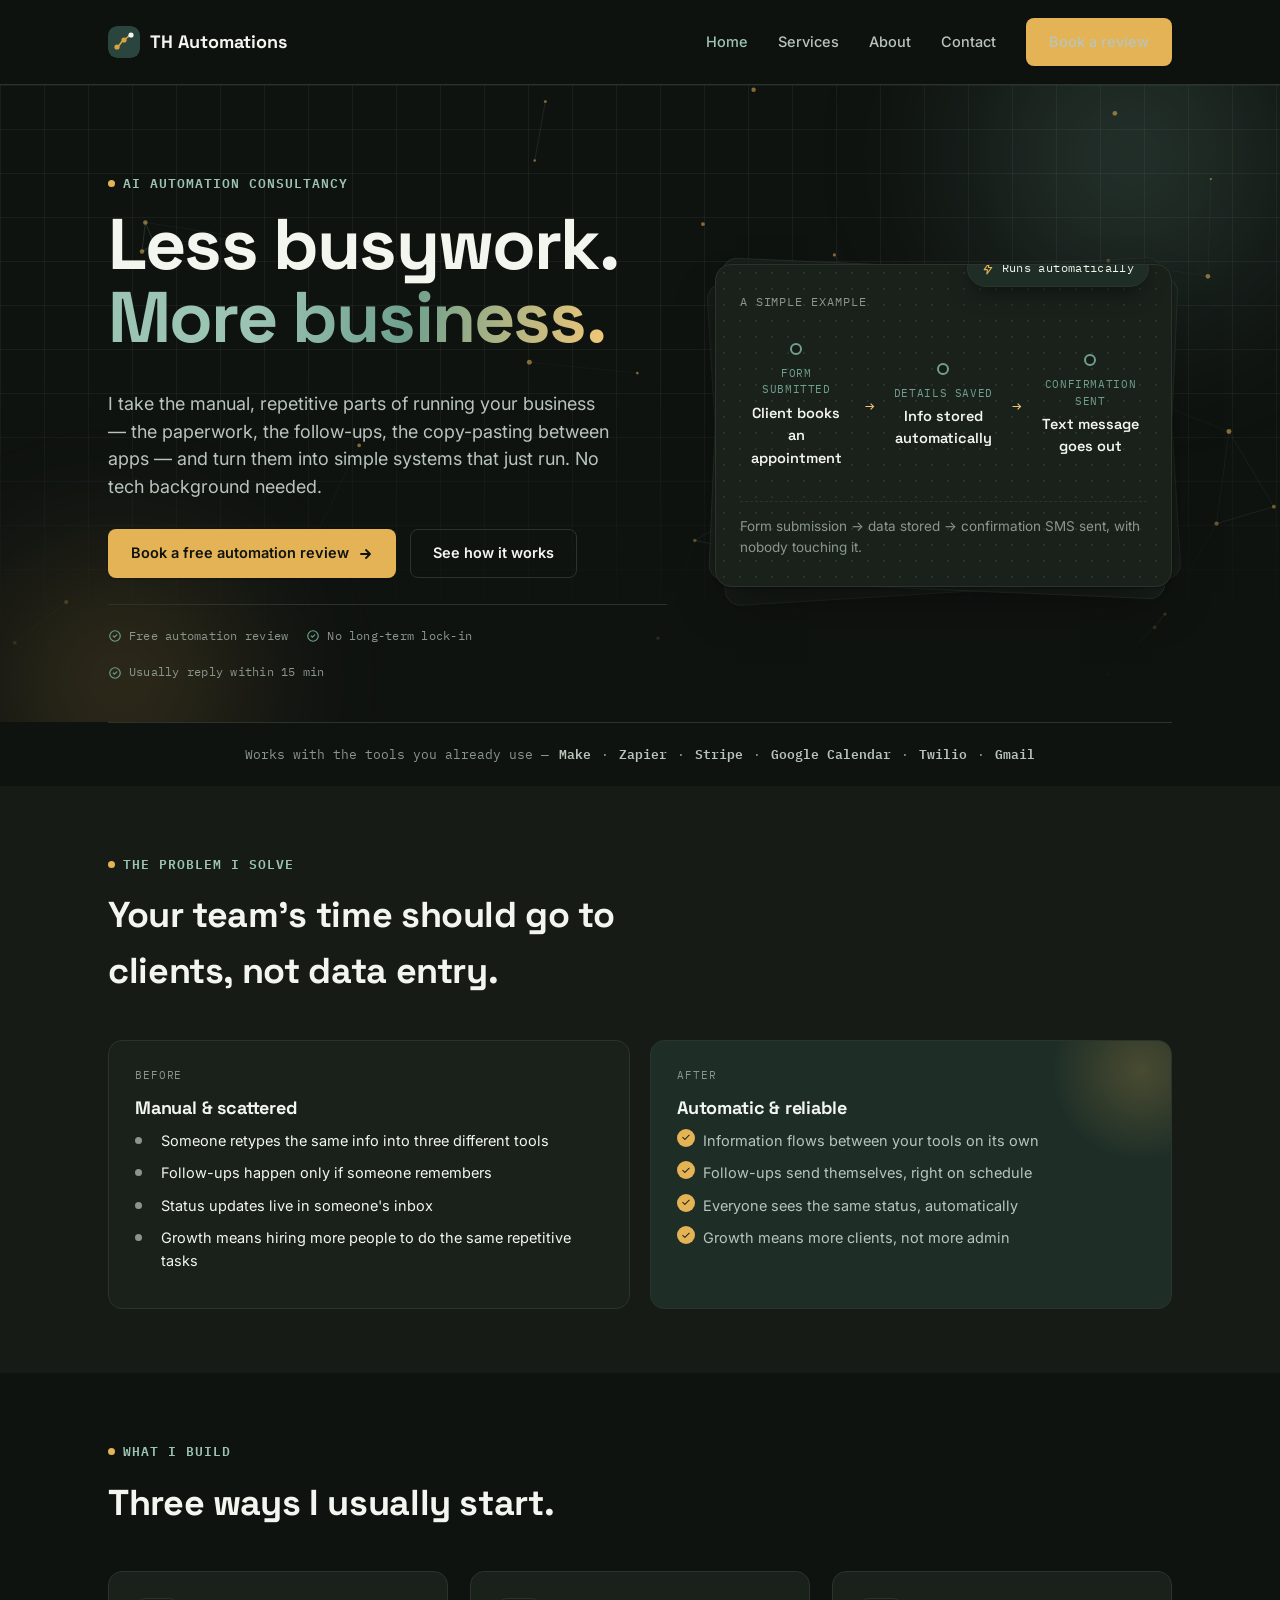
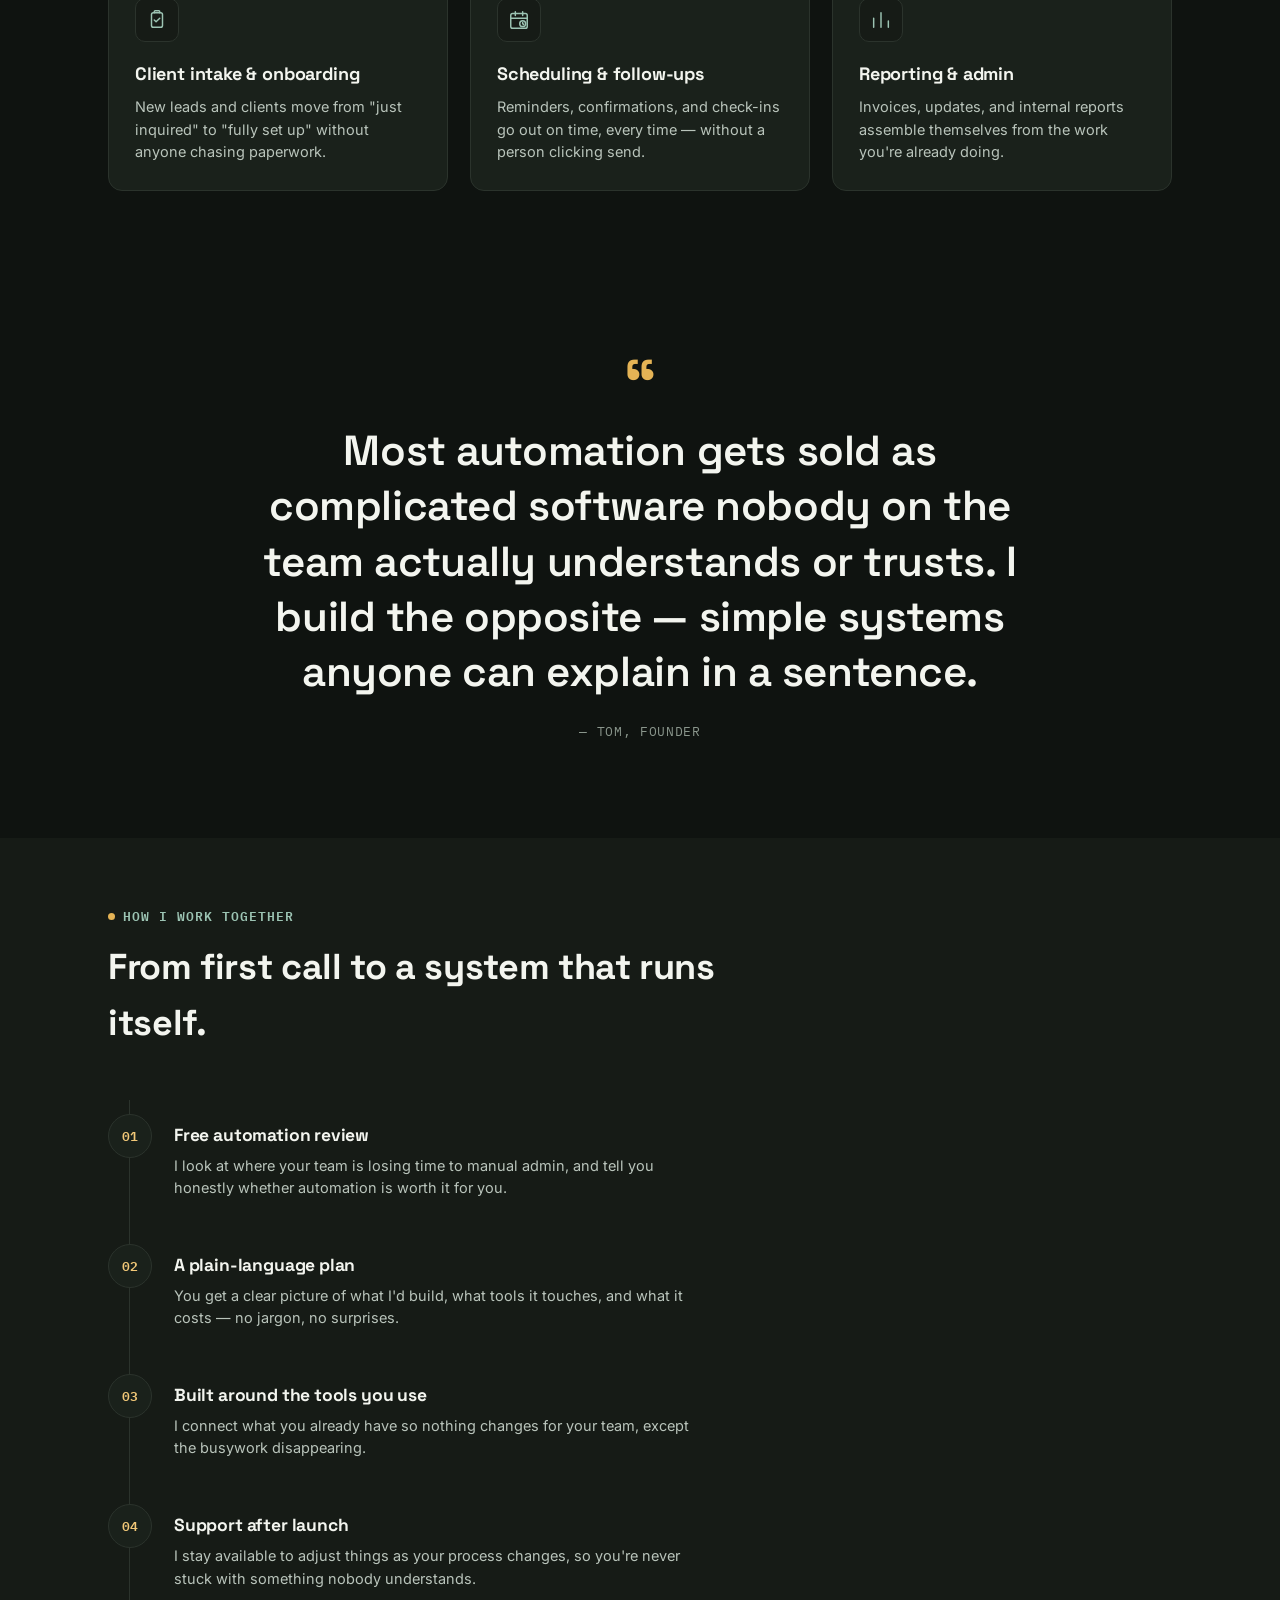
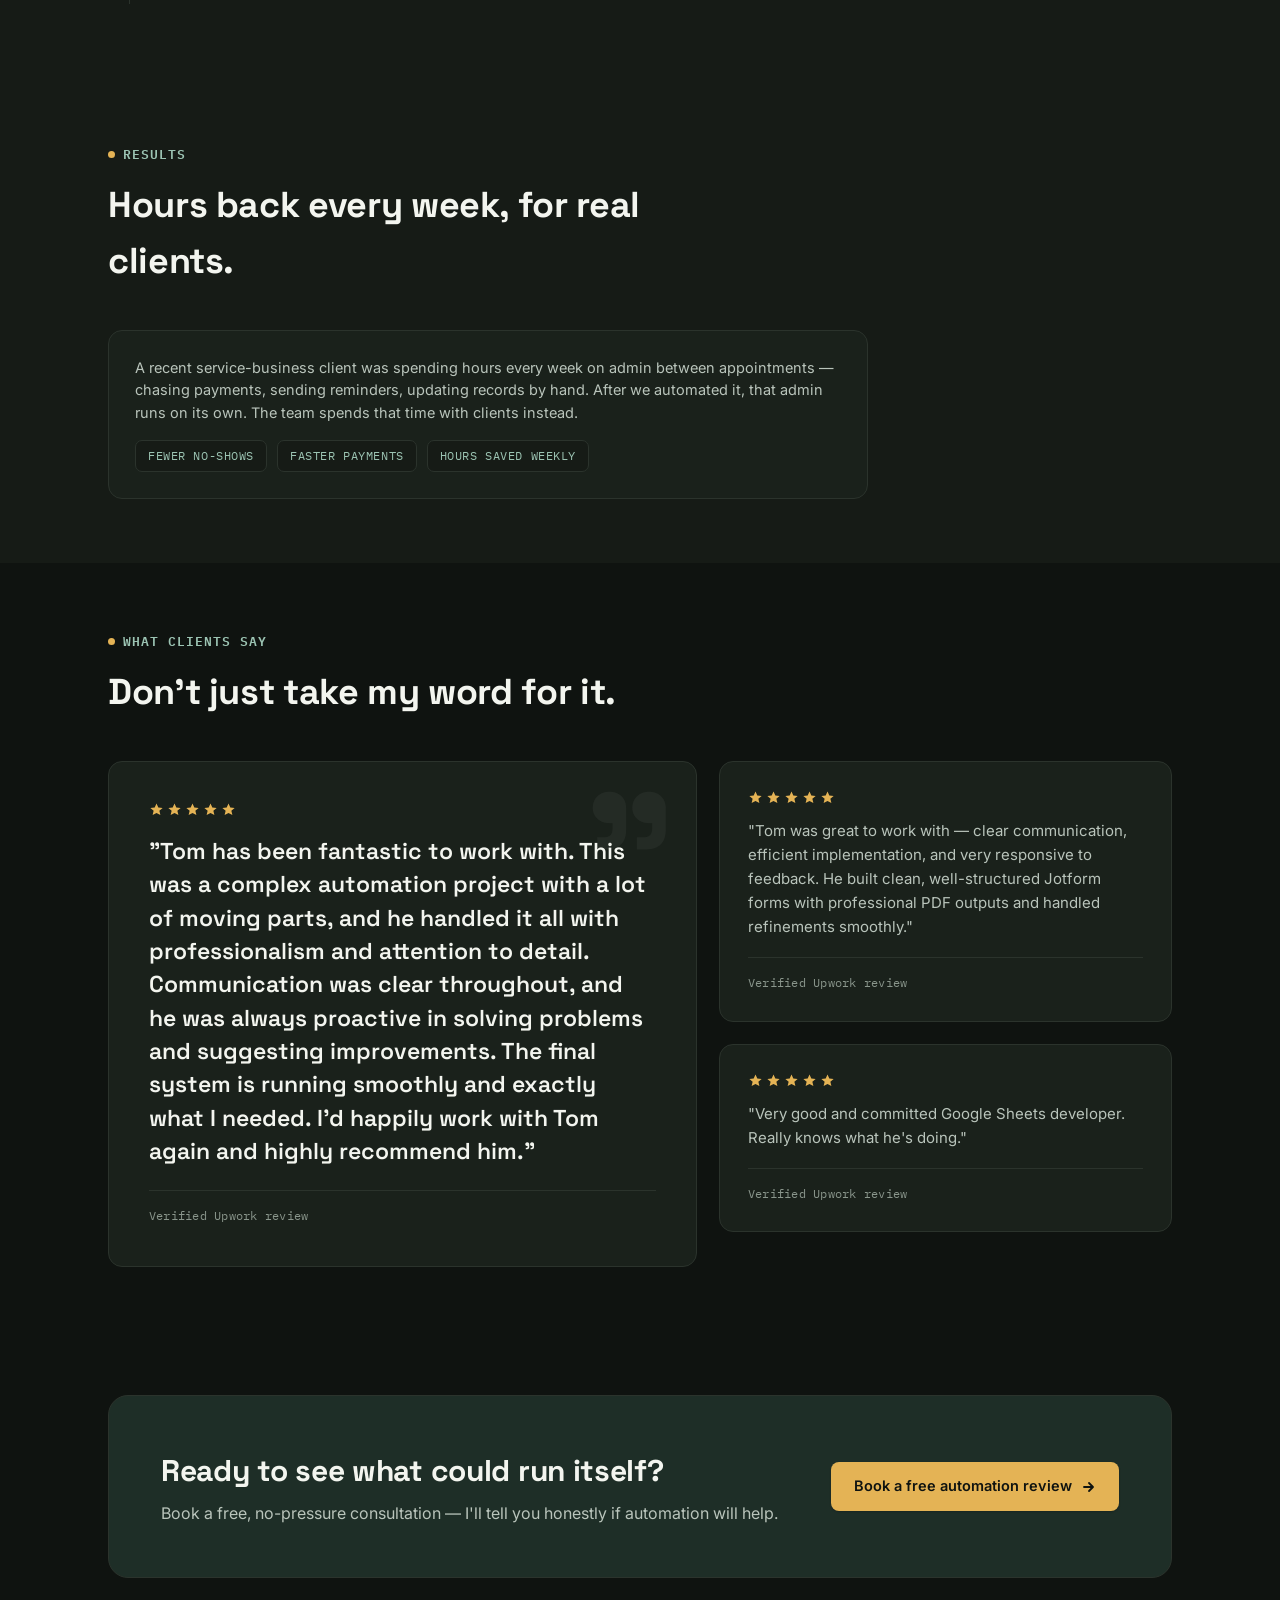
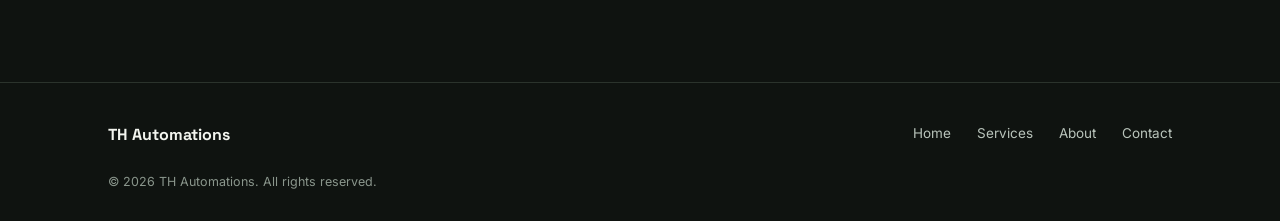
<file: index.html>
<!doctype html>
<html lang="en">
<head>
<script>document.documentElement.classList.add('js')</script>
<meta charset="UTF-8">
<meta name="viewport" content="width=device-width, initial-scale=1.0">
<title>TH Automations — AI Automation for Service Businesses</title>
<meta name="description" content="TH Automations helps service businesses replace manual admin with simple, reliable automated systems. Book a free automation review.">
<link rel="icon" href="favicon.svg" type="image/svg+xml">
<meta name="theme-color" content="#0F1310">
<link rel="apple-touch-icon" href="apple-touch-icon.png">
<meta property="og:type" content="website">
<meta property="og:site_name" content="TH Automations">
<meta property="og:title" content="TH Automations — Less busywork. More business.">
<meta property="og:description" content="Simple automated systems for service businesses — no tech background needed. Book a free automation review.">
<meta property="og:image" content="og-image.png">
<meta name="twitter:card" content="summary_large_image">
<meta name="twitter:title" content="TH Automations — Less busywork. More business.">
<meta name="twitter:description" content="Simple automated systems for service businesses — no tech background needed.">
<meta name="twitter:image" content="og-image.png">
<link rel="preconnect" href="https://fonts.googleapis.com">
<link rel="preconnect" href="https://fonts.gstatic.com" crossorigin>
<link rel="stylesheet" href="https://fonts.googleapis.com/css2?family=Space+Grotesk:wght@500;600;700&family=Inter:wght@400;500;600;700&family=IBM+Plex+Mono:wght@500;600&display=swap">
<link rel="stylesheet" href="style.css">
</head>
<body>

<header class="site">
  <div class="nav">
    <a href="index.html" class="brand">
      <svg class="brand-mark" viewBox="0 0 32 32" aria-hidden="true">
        <rect width="32" height="32" rx="9" fill="#2A453D"/>
        <path d="M11 19.5L14 15.5M18 12.5L21 10" stroke="#D9A441" stroke-width="1.6" stroke-linecap="round"/>
        <circle cx="9" cy="21" r="2.6" fill="#D9A441"/>
        <circle cx="16" cy="14" r="2.6" fill="#D9A441"/>
        <circle cx="23" cy="9" r="2.6" fill="#F5F6F1"/>
      </svg>
      TH Automations
    </a>
    <nav class="navlinks" id="navlinks">
      <a href="index.html" class="active">Home</a>
      <a href="services.html">Services</a>
      <a href="about.html">About</a>
      <a href="contact.html">Contact</a>
      <a href="contact.html" class="btn btn-gold">Book a review</a>
    </nav>
    <button class="mobile-toggle" aria-label="Open menu" aria-expanded="false">☰</button>
  </div>
</header>

<main>
  <section class="hero">
    <div class="hero-texture" aria-hidden="true"></div>
    <canvas class="hero-canvas" aria-hidden="true"></canvas>
    <div class="wrap hero-grid">
      <div>
        <span class="eyebrow">AI Automation Consultancy</span>
        <h1>Less busywork. <em>More business.</em></h1>
        <p class="hero-sub">I take the manual, repetitive parts of running your business — the paperwork, the follow-ups, the copy-pasting between apps — and turn them into simple systems that just run. No tech background needed.</p>
        <div class="hero-actions">
          <a href="contact.html" class="btn btn-gold">Book a free automation review <svg class="arrow" viewBox="0 0 16 16" width="16" height="16" fill="none" stroke="currentColor" stroke-width="1.8" stroke-linecap="round" stroke-linejoin="round"><path d="M4 8h8M9 4l4 4-4 4"/></svg></a>
          <a href="#how" class="btn btn-ghost">See how it works</a>
        </div>
        <div class="trust-row">
          <span><svg viewBox="0 0 24 24" fill="none" stroke="currentColor" stroke-width="2" stroke-linecap="round" stroke-linejoin="round"><path d="M9 12l2 2 4-4"/><circle cx="12" cy="12" r="9"/></svg> Free automation review</span>
          <span><svg viewBox="0 0 24 24" fill="none" stroke="currentColor" stroke-width="2" stroke-linecap="round" stroke-linejoin="round"><path d="M9 12l2 2 4-4"/><circle cx="12" cy="12" r="9"/></svg> No long-term lock-in</span>
          <span><svg viewBox="0 0 24 24" fill="none" stroke="currentColor" stroke-width="2" stroke-linecap="round" stroke-linejoin="round"><path d="M9 12l2 2 4-4"/><circle cx="12" cy="12" r="9"/></svg> Usually reply within 15 min</span>
        </div>
      </div>
      <div class="flow-stack">
        <div class="flow" aria-hidden="false">
          <div class="flow-badge"><svg viewBox="0 0 24 24" fill="none" stroke="currentColor" stroke-width="2" stroke-linecap="round" stroke-linejoin="round"><path d="M13 2L4 14h6l-1 8 9-12h-6l1-8z"/></svg> Runs automatically</div>
          <div class="flow-title">A simple example</div>
          <div class="flow-row">
            <div class="flow-node"><div class="dot"></div><div class="tag">FORM SUBMITTED</div><div class="name">Client books<br>an appointment</div></div>
            <div class="flow-arrow">→</div>
            <div class="flow-node"><div class="dot"></div><div class="tag">DETAILS SAVED</div><div class="name">Info stored<br>automatically</div></div>
            <div class="flow-arrow">→</div>
            <div class="flow-node"><div class="dot"></div><div class="tag">CONFIRMATION SENT</div><div class="name">Text message<br>goes out</div></div>
          </div>
          <div class="flow-note">Form submission → data stored → confirmation SMS sent, with nobody touching it.</div>
        </div>
      </div>
    </div>
  </section>

  <div class="wrap">
    <div class="tool-strip">Works with the tools you already use — <strong>Make</strong> · <strong>Zapier</strong> · <strong>Stripe</strong> · <strong>Google Calendar</strong> · <strong>Twilio</strong> · <strong>Gmail</strong></div>
  </div>

  <section class="bg-alt">
    <div class="wrap">
      <div class="section-head reveal">
        <span class="eyebrow">The problem I solve</span>
        <h2>Your team's time should go to clients, not data entry.</h2>
      </div>
      <div class="contrast">
        <div class="card before reveal">
          <span class="label">Before</span>
          <h3>Manual & scattered</h3>
          <ul>
            <li>Someone retypes the same info into three different tools</li>
            <li>Follow-ups happen only if someone remembers</li>
            <li>Status updates live in someone's inbox</li>
            <li>Growth means hiring more people to do the same repetitive tasks</li>
          </ul>
        </div>
        <div class="card after reveal">
          <span class="label">After</span>
          <h3>Automatic & reliable</h3>
          <ul>
            <li>Information flows between your tools on its own</li>
            <li>Follow-ups send themselves, right on schedule</li>
            <li>Everyone sees the same status, automatically</li>
            <li>Growth means more clients, not more admin</li>
          </ul>
        </div>
      </div>
    </div>
  </section>

  <section>
    <div class="wrap">
      <div class="section-head reveal">
        <span class="eyebrow">What I build</span>
        <h2>Three ways I usually start.</h2>
      </div>
      <div class="grid3">
        <div class="card reveal">
          <div class="icon"><svg viewBox="0 0 24 24" fill="none" stroke="currentColor" stroke-width="1.6" stroke-linecap="round" stroke-linejoin="round"><rect x="6" y="4" width="12" height="16" rx="2"/><path d="M9 4V3a1 1 0 0 1 1-1h4a1 1 0 0 1 1 1v1"/><path d="M9 12l2 2 4-4"/></svg></div>
          <h3>Client intake & onboarding</h3>
          <p>New leads and clients move from "just inquired" to "fully set up" without anyone chasing paperwork.</p>
        </div>
        <div class="card reveal">
          <div class="icon"><svg viewBox="0 0 24 24" fill="none" stroke="currentColor" stroke-width="1.6" stroke-linecap="round" stroke-linejoin="round"><rect x="3" y="5" width="18" height="16" rx="2"/><path d="M3 10h18"/><path d="M8 3v4M16 3v4"/><circle cx="16" cy="16" r="3.2"/><path d="M16 14.6V16l1 .8"/></svg></div>
          <h3>Scheduling & follow-ups</h3>
          <p>Reminders, confirmations, and check-ins go out on time, every time — without a person clicking send.</p>
        </div>
        <div class="card reveal">
          <div class="icon"><svg viewBox="0 0 24 24" fill="none" stroke="currentColor" stroke-width="1.6" stroke-linecap="round" stroke-linejoin="round"><path d="M4 20V10M12 20V4M20 20v-7"/></svg></div>
          <h3>Reporting & admin</h3>
          <p>Invoices, updates, and internal reports assemble themselves from the work you're already doing.</p>
        </div>
      </div>
    </div>
  </section>

  <section class="statement reveal">
    <div class="wrap">
      <blockquote>
        Most automation gets sold as complicated software nobody on the team actually understands or trusts. I build the opposite — simple systems anyone can explain in a sentence.
      </blockquote>
      <cite>— Tom, founder</cite>
    </div>
  </section>

  <section class="bg-alt" id="how">
    <div class="wrap">
      <div class="section-head reveal">
        <span class="eyebrow">How I work together</span>
        <h2>From first call to a system that runs itself.</h2>
      </div>
      <div class="steps">
        <div class="step reveal">
          <div class="num">01</div>
          <div>
            <h3>Free automation review</h3>
            <p>I look at where your team is losing time to manual admin, and tell you honestly whether automation is worth it for you.</p>
          </div>
        </div>
        <div class="step reveal">
          <div class="num">02</div>
          <div>
            <h3>A plain-language plan</h3>
            <p>You get a clear picture of what I'd build, what tools it touches, and what it costs — no jargon, no surprises.</p>
          </div>
        </div>
        <div class="step reveal">
          <div class="num">03</div>
          <div>
            <h3>Built around the tools you use</h3>
            <p>I connect what you already have so nothing changes for your team, except the busywork disappearing.</p>
          </div>
        </div>
        <div class="step reveal">
          <div class="num">04</div>
          <div>
            <h3>Support after launch</h3>
            <p>I stay available to adjust things as your process changes, so you're never stuck with something nobody understands.</p>
          </div>
        </div>
      </div>
    </div>
  </section>

  <section class="bg-alt">
    <div class="wrap">
      <div class="section-head reveal">
        <span class="eyebrow">Results</span>
        <h2>Hours back every week, for real clients.</h2>
      </div>
      <div class="card reveal" style="max-width:760px;">
        <p style="margin-bottom:16px;">A recent service-business client was spending hours every week on admin between appointments — chasing payments, sending reminders, updating records by hand. After we automated it, that admin runs on its own. The team spends that time with clients instead.</p>
        <div style="display:flex; gap:10px; flex-wrap:wrap;">
          <span class="pill">Fewer no-shows</span>
          <span class="pill">Faster payments</span>
          <span class="pill">Hours saved weekly</span>
        </div>
      </div>
    </div>
  </section>

  <section>
    <div class="wrap">
      <div class="section-head reveal">
        <span class="eyebrow">What clients say</span>
        <h2>Don't just take my word for it.</h2>
      </div>
      <div class="testimonials-grid">
        <div class="testimonial testimonial-featured reveal">
          <div class="stars">
            <svg viewBox="0 0 24 24" fill="currentColor"><path d="M12 2.5l2.9 6.4 6.9.6-5.2 4.6 1.6 6.8L12 17.6 5.8 20.9l1.6-6.8-5.2-4.6 6.9-.6L12 2.5z"/></svg>
            <svg viewBox="0 0 24 24" fill="currentColor"><path d="M12 2.5l2.9 6.4 6.9.6-5.2 4.6 1.6 6.8L12 17.6 5.8 20.9l1.6-6.8-5.2-4.6 6.9-.6L12 2.5z"/></svg>
            <svg viewBox="0 0 24 24" fill="currentColor"><path d="M12 2.5l2.9 6.4 6.9.6-5.2 4.6 1.6 6.8L12 17.6 5.8 20.9l1.6-6.8-5.2-4.6 6.9-.6L12 2.5z"/></svg>
            <svg viewBox="0 0 24 24" fill="currentColor"><path d="M12 2.5l2.9 6.4 6.9.6-5.2 4.6 1.6 6.8L12 17.6 5.8 20.9l1.6-6.8-5.2-4.6 6.9-.6L12 2.5z"/></svg>
            <svg viewBox="0 0 24 24" fill="currentColor"><path d="M12 2.5l2.9 6.4 6.9.6-5.2 4.6 1.6 6.8L12 17.6 5.8 20.9l1.6-6.8-5.2-4.6 6.9-.6L12 2.5z"/></svg>
          </div>
          <blockquote>"Tom has been fantastic to work with. This was a complex automation project with a lot of moving parts, and he handled it all with professionalism and attention to detail. Communication was clear throughout, and he was always proactive in solving problems and suggesting improvements. The final system is running smoothly and exactly what I needed. I'd happily work with Tom again and highly recommend him."</blockquote>
          <div class="testimonial-attr">
            <span>Verified Upwork review</span>
          </div>
        </div>
        <div class="testimonials-side">
          <div class="testimonial reveal">
            <div class="stars">
              <svg viewBox="0 0 24 24" fill="currentColor"><path d="M12 2.5l2.9 6.4 6.9.6-5.2 4.6 1.6 6.8L12 17.6 5.8 20.9l1.6-6.8-5.2-4.6 6.9-.6L12 2.5z"/></svg>
              <svg viewBox="0 0 24 24" fill="currentColor"><path d="M12 2.5l2.9 6.4 6.9.6-5.2 4.6 1.6 6.8L12 17.6 5.8 20.9l1.6-6.8-5.2-4.6 6.9-.6L12 2.5z"/></svg>
              <svg viewBox="0 0 24 24" fill="currentColor"><path d="M12 2.5l2.9 6.4 6.9.6-5.2 4.6 1.6 6.8L12 17.6 5.8 20.9l1.6-6.8-5.2-4.6 6.9-.6L12 2.5z"/></svg>
              <svg viewBox="0 0 24 24" fill="currentColor"><path d="M12 2.5l2.9 6.4 6.9.6-5.2 4.6 1.6 6.8L12 17.6 5.8 20.9l1.6-6.8-5.2-4.6 6.9-.6L12 2.5z"/></svg>
              <svg viewBox="0 0 24 24" fill="currentColor"><path d="M12 2.5l2.9 6.4 6.9.6-5.2 4.6 1.6 6.8L12 17.6 5.8 20.9l1.6-6.8-5.2-4.6 6.9-.6L12 2.5z"/></svg>
            </div>
            <blockquote>"Tom was great to work with — clear communication, efficient implementation, and very responsive to feedback. He built clean, well-structured Jotform forms with professional PDF outputs and handled refinements smoothly."</blockquote>
            <div class="testimonial-attr">
              <span>Verified Upwork review</span>
            </div>
          </div>
          <div class="testimonial reveal">
            <div class="stars">
              <svg viewBox="0 0 24 24" fill="currentColor"><path d="M12 2.5l2.9 6.4 6.9.6-5.2 4.6 1.6 6.8L12 17.6 5.8 20.9l1.6-6.8-5.2-4.6 6.9-.6L12 2.5z"/></svg>
              <svg viewBox="0 0 24 24" fill="currentColor"><path d="M12 2.5l2.9 6.4 6.9.6-5.2 4.6 1.6 6.8L12 17.6 5.8 20.9l1.6-6.8-5.2-4.6 6.9-.6L12 2.5z"/></svg>
              <svg viewBox="0 0 24 24" fill="currentColor"><path d="M12 2.5l2.9 6.4 6.9.6-5.2 4.6 1.6 6.8L12 17.6 5.8 20.9l1.6-6.8-5.2-4.6 6.9-.6L12 2.5z"/></svg>
              <svg viewBox="0 0 24 24" fill="currentColor"><path d="M12 2.5l2.9 6.4 6.9.6-5.2 4.6 1.6 6.8L12 17.6 5.8 20.9l1.6-6.8-5.2-4.6 6.9-.6L12 2.5z"/></svg>
              <svg viewBox="0 0 24 24" fill="currentColor"><path d="M12 2.5l2.9 6.4 6.9.6-5.2 4.6 1.6 6.8L12 17.6 5.8 20.9l1.6-6.8-5.2-4.6 6.9-.6L12 2.5z"/></svg>
            </div>
            <blockquote>"Very good and committed Google Sheets developer. Really knows what he's doing."</blockquote>
            <div class="testimonial-attr">
              <span>Verified Upwork review</span>
            </div>
          </div>
        </div>
      </div>
    </div>
  </section>

  <section>
    <div class="wrap">
      <div class="cta-band reveal">
        <div>
          <h2>Ready to see what could run itself?</h2>
          <p>Book a free, no-pressure consultation — I'll tell you honestly if automation will help.</p>
        </div>
        <a href="contact.html" class="btn btn-gold">Book a free automation review <svg class="arrow" viewBox="0 0 16 16" width="16" height="16" fill="none" stroke="currentColor" stroke-width="1.8" stroke-linecap="round" stroke-linejoin="round"><path d="M4 8h8M9 4l4 4-4 4"/></svg></a>
      </div>
    </div>
  </section>
</main>

<footer class="site">
  <div class="wrap">
    <div class="footer-grid">
      <div class="footer-brand">TH Automations</div>
      <div class="footer-links">
        <a href="index.html">Home</a>
        <a href="services.html">Services</a>
        <a href="about.html">About</a>
        <a href="contact.html">Contact</a>
      </div>
    </div>
    <div class="footer-fine">© 2026 TH Automations. All rights reserved.</div>
  </div>
</footer>

<script src="script.js"></script>
</body>
</html>
</file>
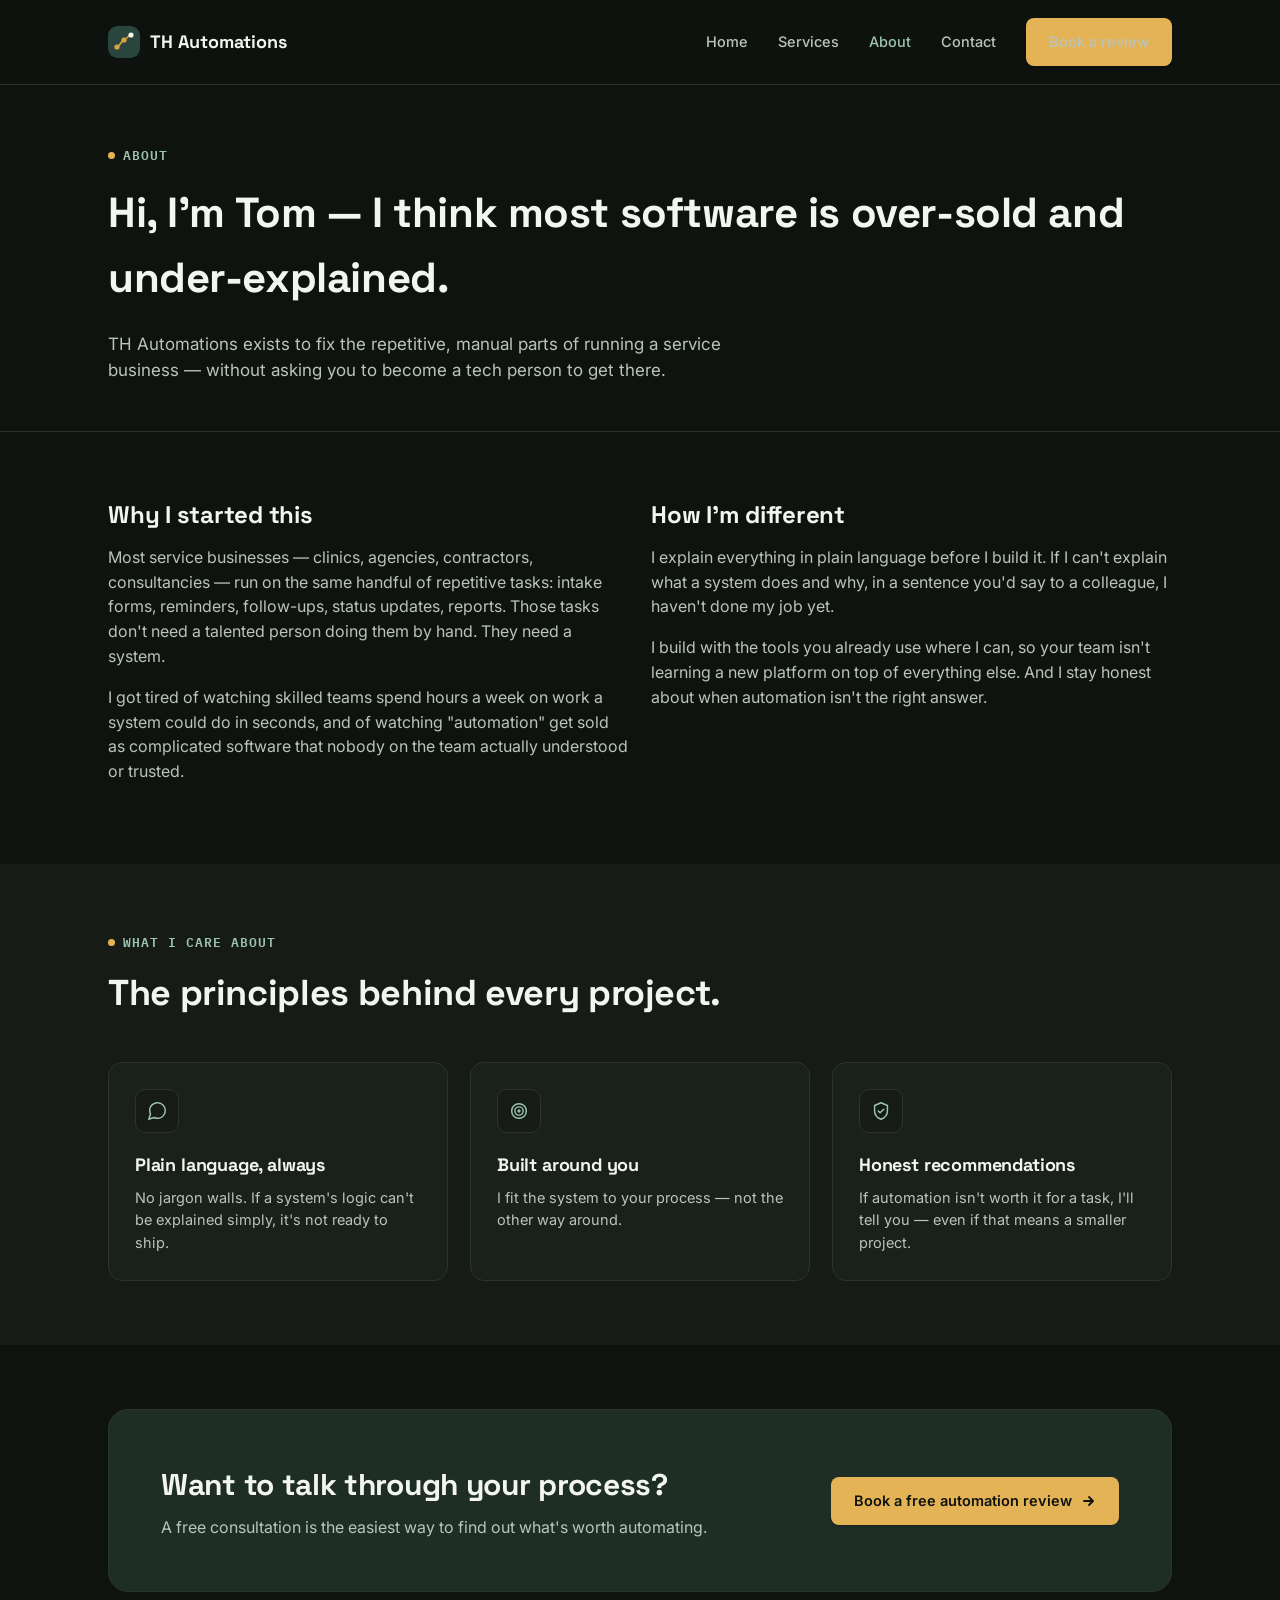
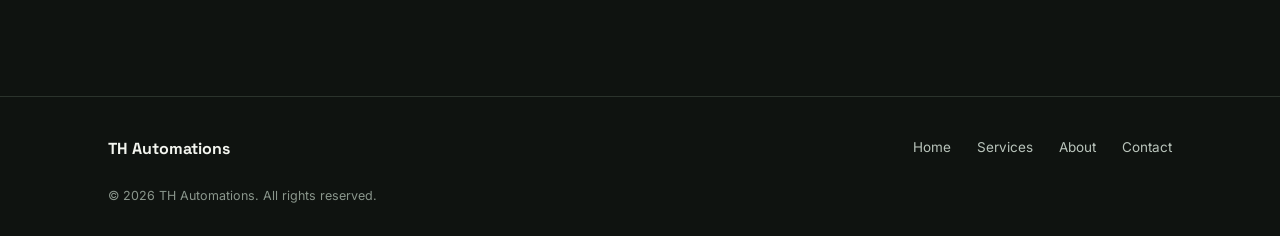
<file: about.html>
<!doctype html>
<html lang="en">
<head>
<script>document.documentElement.classList.add('js')</script>
<meta charset="UTF-8">
<meta name="viewport" content="width=device-width, initial-scale=1.0">
<title>About — TH Automations</title>
<meta name="description" content="TH Automations builds practical AI automation for service businesses — plain language, no lock-in, systems that fit how you already work.">
<link rel="icon" href="favicon.svg" type="image/svg+xml">
<meta name="theme-color" content="#0F1310">
<link rel="apple-touch-icon" href="apple-touch-icon.png">
<meta property="og:type" content="website">
<meta property="og:site_name" content="TH Automations">
<meta property="og:title" content="About — TH Automations">
<meta property="og:description" content="TH Automations builds practical AI automation for service businesses — plain language, no lock-in, systems that fit how you already work.">
<meta property="og:image" content="og-image.png">
<meta name="twitter:card" content="summary_large_image">
<meta name="twitter:title" content="About — TH Automations">
<meta name="twitter:description" content="TH Automations builds practical AI automation for service businesses — plain language, no lock-in, systems that fit how you already work.">
<meta name="twitter:image" content="og-image.png">
<link rel="preconnect" href="https://fonts.googleapis.com">
<link rel="preconnect" href="https://fonts.gstatic.com" crossorigin>
<link rel="stylesheet" href="https://fonts.googleapis.com/css2?family=Space+Grotesk:wght@500;600;700&family=Inter:wght@400;500;600;700&family=IBM+Plex+Mono:wght@500;600&display=swap">
<link rel="stylesheet" href="style.css">
</head>
<body>

<header class="site">
  <div class="nav">
    <a href="index.html" class="brand">
      <svg class="brand-mark" viewBox="0 0 32 32" aria-hidden="true">
        <rect width="32" height="32" rx="9" fill="#2A453D"/>
        <path d="M11 19.5L14 15.5M18 12.5L21 10" stroke="#D9A441" stroke-width="1.6" stroke-linecap="round"/>
        <circle cx="9" cy="21" r="2.6" fill="#D9A441"/>
        <circle cx="16" cy="14" r="2.6" fill="#D9A441"/>
        <circle cx="23" cy="9" r="2.6" fill="#F5F6F1"/>
      </svg>
      TH Automations
    </a>
    <nav class="navlinks" id="navlinks">
      <a href="index.html">Home</a>
      <a href="services.html">Services</a>
      <a href="about.html" class="active">About</a>
      <a href="contact.html">Contact</a>
      <a href="contact.html" class="btn btn-gold">Book a review</a>
    </nav>
    <button class="mobile-toggle" aria-label="Open menu" aria-expanded="false">☰</button>
  </div>
</header>

<main>
  <section class="pagehead">
    <div class="wrap">
      <span class="eyebrow">About</span>
      <h1>Hi, I'm Tom — I think most software is over-sold and under-explained.</h1>
      <p>TH Automations exists to fix the repetitive, manual parts of running a service business — without asking you to become a tech person to get there.</p>
    </div>
  </section>

  <section>
    <div class="wrap">
      <div class="grid2">
        <div class="reveal">
          <h2>Why I started this</h2>
          <p>Most service businesses — clinics, agencies, contractors, consultancies — run on the same handful of repetitive tasks: intake forms, reminders, follow-ups, status updates, reports. Those tasks don't need a talented person doing them by hand. They need a system.</p>
          <p>I got tired of watching skilled teams spend hours a week on work a system could do in seconds, and of watching "automation" get sold as complicated software that nobody on the team actually understood or trusted.</p>
        </div>
        <div class="reveal">
          <h2>How I'm different</h2>
          <p>I explain everything in plain language before I build it. If I can't explain what a system does and why, in a sentence you'd say to a colleague, I haven't done my job yet.</p>
          <p>I build with the tools you already use where I can, so your team isn't learning a new platform on top of everything else. And I stay honest about when automation isn't the right answer.</p>
        </div>
      </div>
    </div>
  </section>

  <section class="bg-alt">
    <div class="wrap">
      <div class="section-head reveal">
        <span class="eyebrow">What I care about</span>
        <h2>The principles behind every project.</h2>
      </div>
      <div class="grid3">
        <div class="card reveal">
          <div class="icon"><svg viewBox="0 0 24 24" fill="none" stroke="currentColor" stroke-width="1.6" stroke-linecap="round" stroke-linejoin="round"><path d="M21 11.5a8.38 8.38 0 01-.9 3.8 8.5 8.5 0 01-7.6 4.7 8.38 8.38 0 01-3.8-.9L3 21l1.9-5.7a8.38 8.38 0 01-.9-3.8 8.5 8.5 0 014.7-7.6 8.38 8.38 0 013.8-.9h.5a8.48 8.48 0 018 8v.5z"/></svg></div>
          <h3>Plain language, always</h3>
          <p>No jargon walls. If a system's logic can't be explained simply, it's not ready to ship.</p>
        </div>
        <div class="card reveal">
          <div class="icon"><svg viewBox="0 0 24 24" fill="none" stroke="currentColor" stroke-width="1.6" stroke-linecap="round" stroke-linejoin="round"><circle cx="12" cy="12" r="8"/><circle cx="12" cy="12" r="4.5"/><circle cx="12" cy="12" r="1"/></svg></div>
          <h3>Built around you</h3>
          <p>I fit the system to your process — not the other way around.</p>
        </div>
        <div class="card reveal">
          <div class="icon"><svg viewBox="0 0 24 24" fill="none" stroke="currentColor" stroke-width="1.6" stroke-linecap="round" stroke-linejoin="round"><path d="M12 3l7 3v6c0 4.5-3 7.5-7 9-4-1.5-7-4.5-7-9V6l7-3z"/><path d="M9 12l2 2 4-4"/></svg></div>
          <h3>Honest recommendations</h3>
          <p>If automation isn't worth it for a task, I'll tell you — even if that means a smaller project.</p>
        </div>
      </div>
    </div>
  </section>

  <section>
    <div class="wrap">
      <div class="cta-band reveal">
        <div>
          <h2>Want to talk through your process?</h2>
          <p>A free consultation is the easiest way to find out what's worth automating.</p>
        </div>
        <a href="contact.html" class="btn btn-gold">Book a free automation review <svg class="arrow" viewBox="0 0 16 16" width="16" height="16" fill="none" stroke="currentColor" stroke-width="1.8" stroke-linecap="round" stroke-linejoin="round"><path d="M4 8h8M9 4l4 4-4 4"/></svg></a>
      </div>
    </div>
  </section>
</main>

<footer class="site">
  <div class="wrap">
    <div class="footer-grid">
      <div class="footer-brand">TH Automations</div>
      <div class="footer-links">
        <a href="index.html">Home</a>
        <a href="services.html">Services</a>
        <a href="about.html">About</a>
        <a href="contact.html">Contact</a>
      </div>
    </div>
    <div class="footer-fine">© 2026 TH Automations. All rights reserved.</div>
  </div>
</footer>

<script src="script.js"></script>
</body>
</html>
</file>
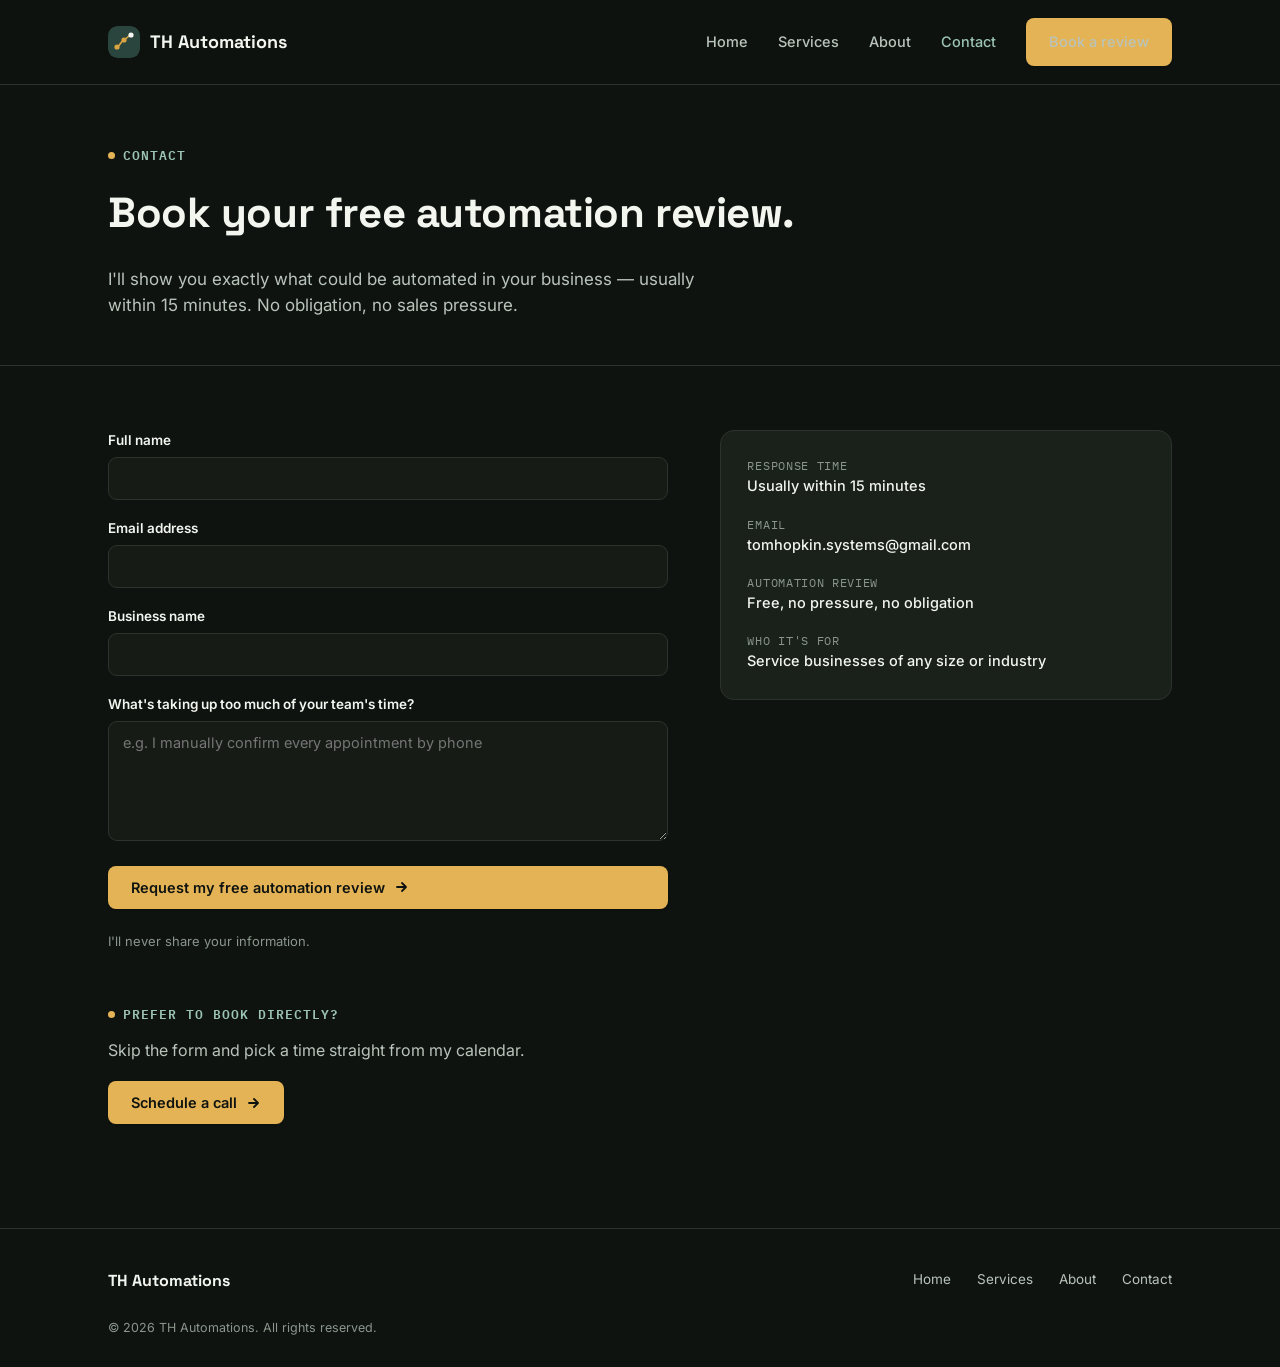
<file: contact.html>
<!doctype html>
<html lang="en">
<head>
<script>document.documentElement.classList.add('js')</script>
<meta charset="UTF-8">
<meta name="viewport" content="width=device-width, initial-scale=1.0">
<title>Contact — TH Automations</title>
<meta name="description" content="Book a free automation review with TH Automations to see what could be automated in your business.">
<link rel="icon" href="favicon.svg" type="image/svg+xml">
<meta name="theme-color" content="#0F1310">
<link rel="apple-touch-icon" href="apple-touch-icon.png">
<meta property="og:type" content="website">
<meta property="og:site_name" content="TH Automations">
<meta property="og:title" content="Contact — TH Automations">
<meta property="og:description" content="Book a free automation review with TH Automations to see what could be automated in your business.">
<meta property="og:image" content="og-image.png">
<meta name="twitter:card" content="summary_large_image">
<meta name="twitter:title" content="Contact — TH Automations">
<meta name="twitter:description" content="Book a free automation review with TH Automations to see what could be automated in your business.">
<meta name="twitter:image" content="og-image.png">
<link rel="preconnect" href="https://fonts.googleapis.com">
<link rel="preconnect" href="https://fonts.gstatic.com" crossorigin>
<link rel="stylesheet" href="https://fonts.googleapis.com/css2?family=Space+Grotesk:wght@500;600;700&family=Inter:wght@400;500;600;700&family=IBM+Plex+Mono:wght@500;600&display=swap">
<link rel="stylesheet" href="style.css">
<link href="https://assets.calendly.com/assets/external/widget.css" rel="stylesheet">
</head>
<body>

<header class="site">
  <div class="nav">
    <a href="index.html" class="brand">
      <svg class="brand-mark" viewBox="0 0 32 32" aria-hidden="true">
        <rect width="32" height="32" rx="9" fill="#2A453D"/>
        <path d="M11 19.5L14 15.5M18 12.5L21 10" stroke="#D9A441" stroke-width="1.6" stroke-linecap="round"/>
        <circle cx="9" cy="21" r="2.6" fill="#D9A441"/>
        <circle cx="16" cy="14" r="2.6" fill="#D9A441"/>
        <circle cx="23" cy="9" r="2.6" fill="#F5F6F1"/>
      </svg>
      TH Automations
    </a>
    <nav class="navlinks" id="navlinks">
      <a href="index.html">Home</a>
      <a href="services.html">Services</a>
      <a href="about.html">About</a>
      <a href="contact.html" class="active">Contact</a>
      <a href="contact.html" class="btn btn-gold">Book a review</a>
    </nav>
    <button class="mobile-toggle" aria-label="Open menu" aria-expanded="false">☰</button>
  </div>
</header>

<main>
  <section class="pagehead">
    <div class="wrap">
      <span class="eyebrow">Contact</span>
      <h1>Book your free automation review.</h1>
      <p>I'll show you exactly what could be automated in your business — usually within 15 minutes. No obligation, no sales pressure.</p>
    </div>
  </section>

  <section>
    <div class="wrap contact-wrap">
      <div class="reveal">
        <form class="contact-form" data-form-endpoint="https://formsubmit.co/ajax/tomhopkin.systems@gmail.com">
          <input type="hidden" name="_subject" value="New automation review request">
          <input type="hidden" name="_template" value="table">
          <input type="hidden" name="_captcha" value="false">
          <input type="text" name="_honey" style="display:none" tabindex="-1" autocomplete="off">
          <div class="field">
            <label for="name">Full name</label>
            <input type="text" id="name" name="name" required>
          </div>
          <div class="field">
            <label for="email">Email address</label>
            <input type="email" id="email" name="email" required>
          </div>
          <div class="field">
            <label for="business">Business name</label>
            <input type="text" id="business" name="business">
          </div>
          <div class="field">
            <label for="task">What's taking up too much of your team's time?</label>
            <textarea id="task" name="task" placeholder="e.g. I manually confirm every appointment by phone"></textarea>
          </div>
          <button type="submit" class="btn btn-gold"><span class="btn-label">Request my free automation review</span> <svg class="arrow" viewBox="0 0 16 16" width="16" height="16" fill="none" stroke="currentColor" stroke-width="1.8" stroke-linecap="round" stroke-linejoin="round"><path d="M4 8h8M9 4l4 4-4 4"/></svg></button>
          <p class="form-note">I'll never share your information.</p>
          <p class="form-error">Something went wrong sending that — please email me directly at <a href="mailto:tomhopkin.systems@gmail.com">tomhopkin.systems@gmail.com</a> instead.</p>
        </form>
        <div class="form-success">
          <strong>Thanks — that's on its way.</strong>
          <p style="margin-top:8px; margin-bottom:0;">I'll reach out shortly to set up your free automation review.</p>
        </div>

        <div style="margin-top:36px;">
          <span class="eyebrow">Prefer to book directly?</span>
          <p style="max-width:56ch; margin-bottom:18px;">Skip the form and pick a time straight from my calendar.</p>
          <button type="button" class="btn btn-gold" onclick="Calendly.initPopupWidget({url: 'https://calendly.com/thomas-hopkin-enr_/30min?background_color=1a211b&text_color=f3f5ef&primary_color=e4b355'});return false;">
            Schedule a call <svg class="arrow" viewBox="0 0 16 16" width="16" height="16" fill="none" stroke="currentColor" stroke-width="1.8" stroke-linecap="round" stroke-linejoin="round"><path d="M4 8h8M9 4l4 4-4 4"/></svg>
          </button>
        </div>
      </div>

      <div class="info-card reveal">
        <div class="info-row">
          <div>
            <div class="k">Response time</div>
            <div class="v">Usually within 15 minutes</div>
          </div>
        </div>
        <div class="info-row">
          <div>
            <div class="k">Email</div>
            <div class="v">tomhopkin.systems@gmail.com</div>
          </div>
        </div>
        <div class="info-row">
          <div>
            <div class="k">Automation review</div>
            <div class="v">Free, no pressure, no obligation</div>
          </div>
        </div>
        <div class="info-row">
          <div>
            <div class="k">Who it's for</div>
            <div class="v">Service businesses of any size or industry</div>
          </div>
        </div>
      </div>
    </div>
  </section>
</main>

<footer class="site">
  <div class="wrap">
    <div class="footer-grid">
      <div class="footer-brand">TH Automations</div>
      <div class="footer-links">
        <a href="index.html">Home</a>
        <a href="services.html">Services</a>
        <a href="about.html">About</a>
        <a href="contact.html">Contact</a>
      </div>
    </div>
    <div class="footer-fine">© 2026 TH Automations. All rights reserved.</div>
  </div>
</footer>

<script src="script.js"></script>
<script src="https://assets.calendly.com/assets/external/widget.js" async></script>
</body>
</html>
</file>
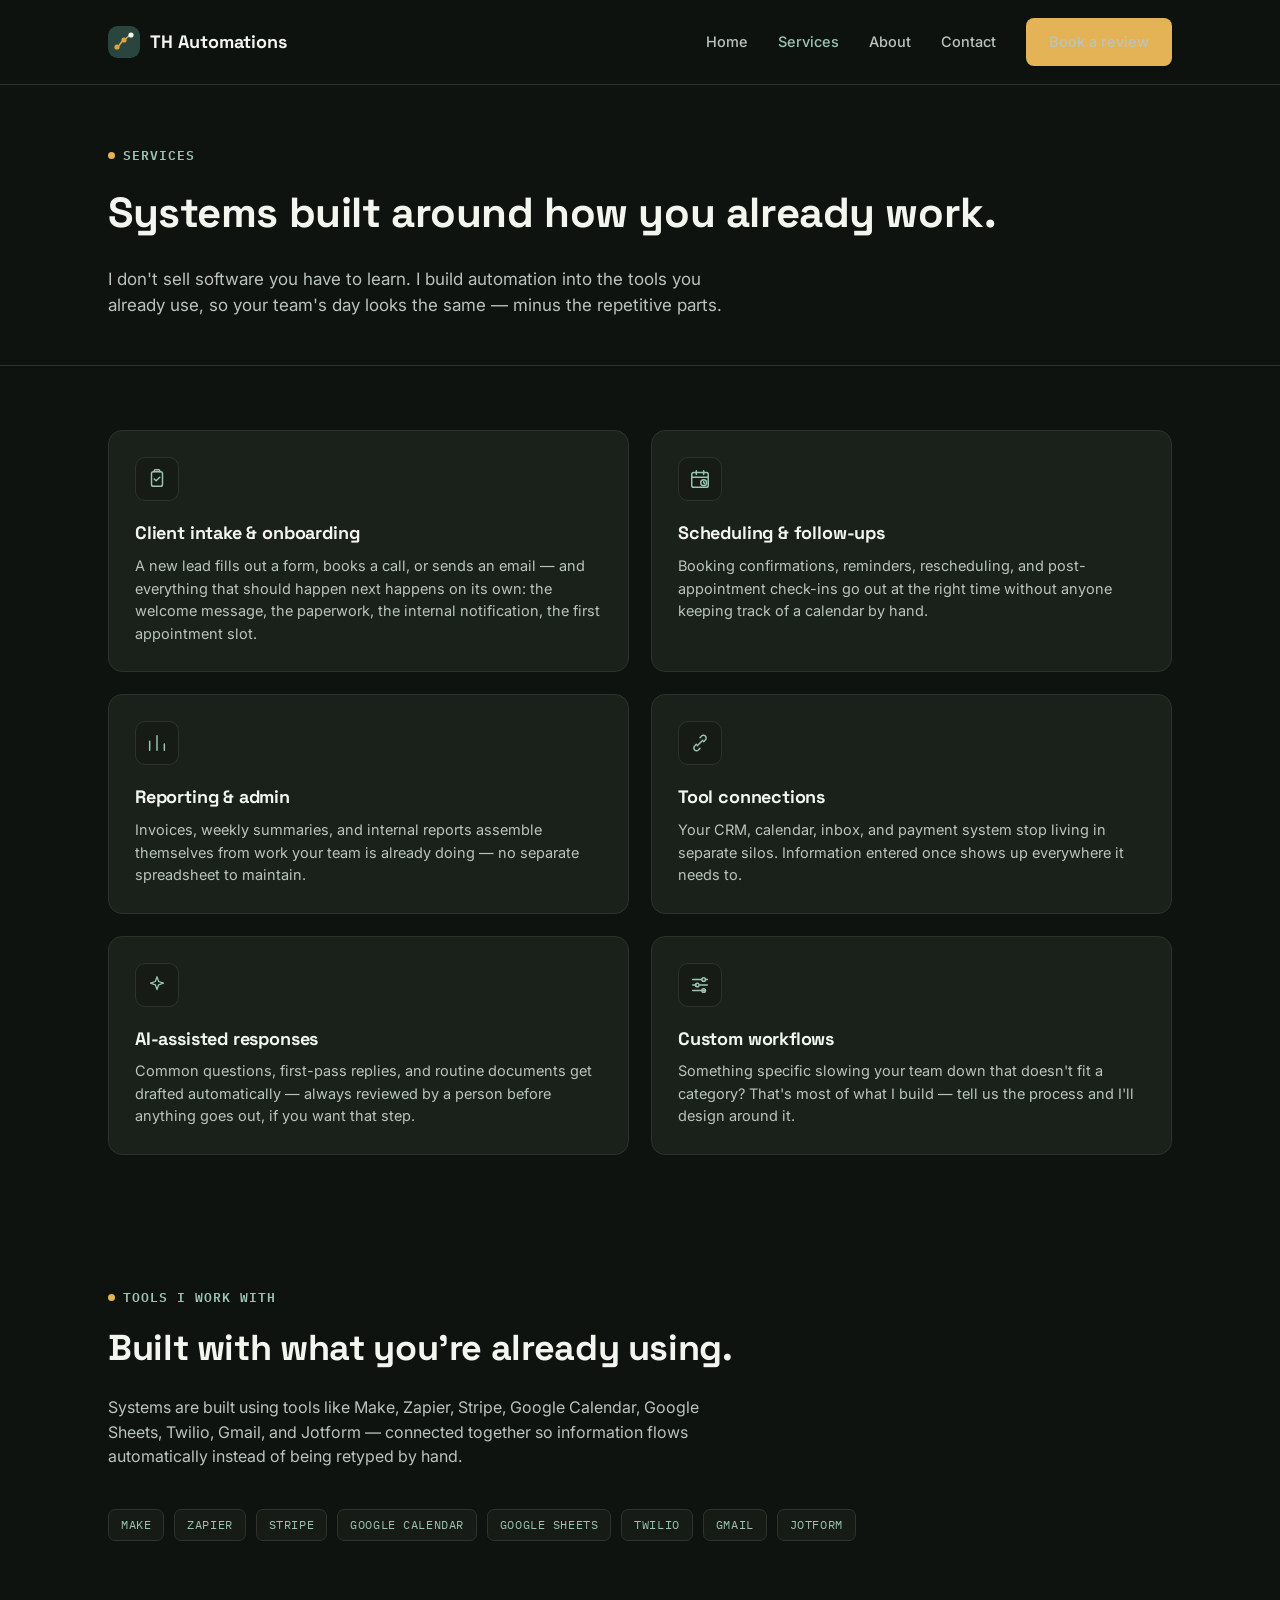
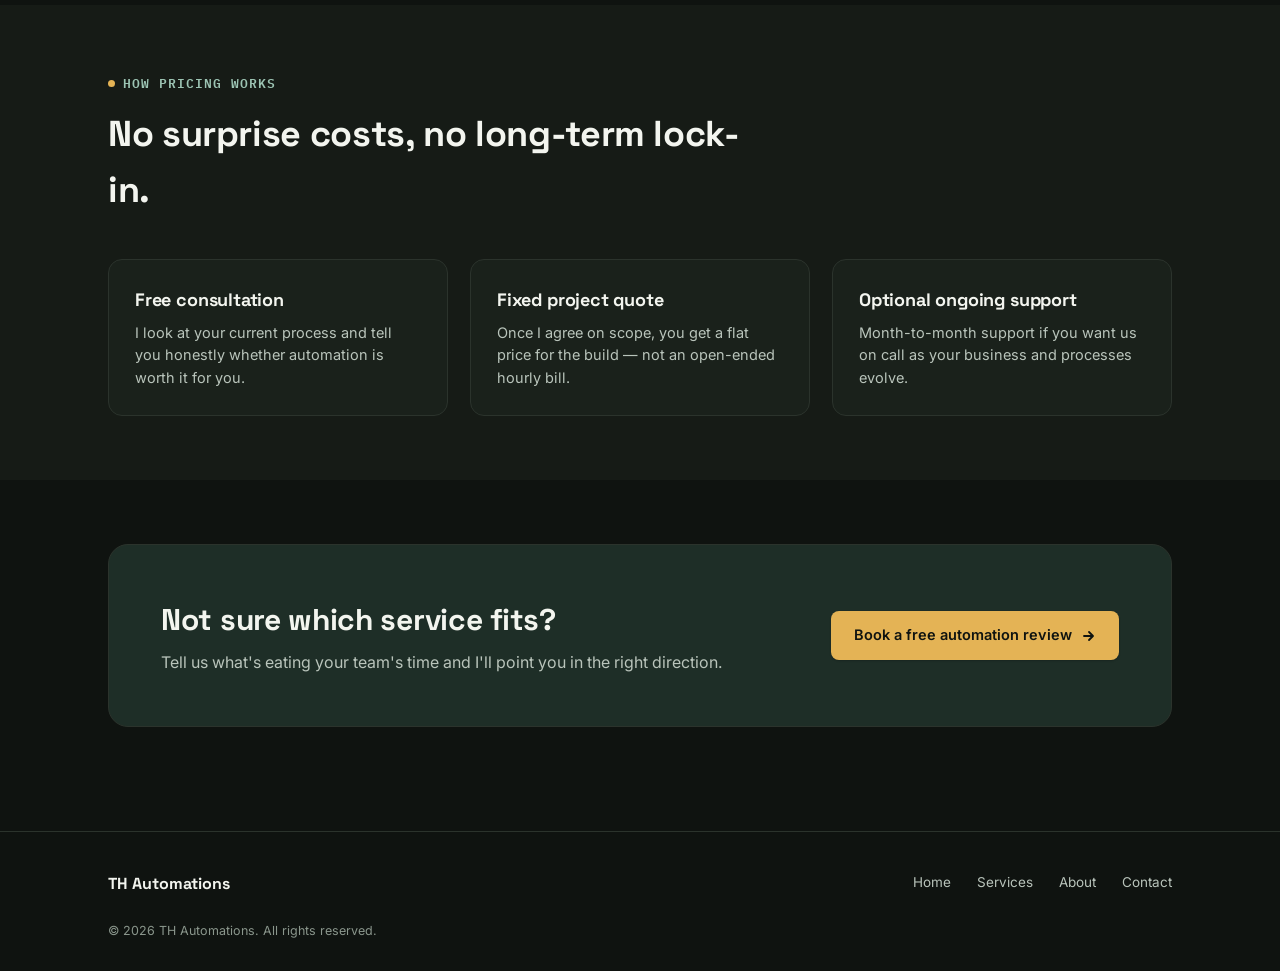
<file: services.html>
<!doctype html>
<html lang="en">
<head>
<script>document.documentElement.classList.add('js')</script>
<meta charset="UTF-8">
<meta name="viewport" content="width=device-width, initial-scale=1.0">
<title>Services — TH Automations</title>
<meta name="description" content="Automation services for service businesses: intake, scheduling, reporting, and custom workflows built around how you already work.">
<link rel="icon" href="favicon.svg" type="image/svg+xml">
<meta name="theme-color" content="#0F1310">
<link rel="apple-touch-icon" href="apple-touch-icon.png">
<meta property="og:type" content="website">
<meta property="og:site_name" content="TH Automations">
<meta property="og:title" content="Services — TH Automations">
<meta property="og:description" content="Automation services for service businesses: intake, scheduling, reporting, and custom workflows built around how you already work.">
<meta property="og:image" content="og-image.png">
<meta name="twitter:card" content="summary_large_image">
<meta name="twitter:title" content="Services — TH Automations">
<meta name="twitter:description" content="Automation services for service businesses: intake, scheduling, reporting, and custom workflows built around how you already work.">
<meta name="twitter:image" content="og-image.png">
<link rel="preconnect" href="https://fonts.googleapis.com">
<link rel="preconnect" href="https://fonts.gstatic.com" crossorigin>
<link rel="stylesheet" href="https://fonts.googleapis.com/css2?family=Space+Grotesk:wght@500;600;700&family=Inter:wght@400;500;600;700&family=IBM+Plex+Mono:wght@500;600&display=swap">
<link rel="stylesheet" href="style.css">
</head>
<body>

<header class="site">
  <div class="nav">
    <a href="index.html" class="brand">
      <svg class="brand-mark" viewBox="0 0 32 32" aria-hidden="true">
        <rect width="32" height="32" rx="9" fill="#2A453D"/>
        <path d="M11 19.5L14 15.5M18 12.5L21 10" stroke="#D9A441" stroke-width="1.6" stroke-linecap="round"/>
        <circle cx="9" cy="21" r="2.6" fill="#D9A441"/>
        <circle cx="16" cy="14" r="2.6" fill="#D9A441"/>
        <circle cx="23" cy="9" r="2.6" fill="#F5F6F1"/>
      </svg>
      TH Automations
    </a>
    <nav class="navlinks" id="navlinks">
      <a href="index.html">Home</a>
      <a href="services.html" class="active">Services</a>
      <a href="about.html">About</a>
      <a href="contact.html">Contact</a>
      <a href="contact.html" class="btn btn-gold">Book a review</a>
    </nav>
    <button class="mobile-toggle" aria-label="Open menu" aria-expanded="false">☰</button>
  </div>
</header>

<main>
  <section class="pagehead">
    <div class="wrap">
      <span class="eyebrow">Services</span>
      <h1>Systems built around how you already work.</h1>
      <p>I don't sell software you have to learn. I build automation into the tools you already use, so your team's day looks the same — minus the repetitive parts.</p>
    </div>
  </section>

  <section>
    <div class="wrap">
      <div class="grid2">
        <div class="card reveal">
          <div class="icon"><svg viewBox="0 0 24 24" fill="none" stroke="currentColor" stroke-width="1.6" stroke-linecap="round" stroke-linejoin="round"><rect x="6" y="4" width="12" height="16" rx="2"/><path d="M9 4V3a1 1 0 0 1 1-1h4a1 1 0 0 1 1 1v1"/><path d="M9 12l2 2 4-4"/></svg></div>
          <h3>Client intake & onboarding</h3>
          <p>A new lead fills out a form, books a call, or sends an email — and everything that should happen next happens on its own: the welcome message, the paperwork, the internal notification, the first appointment slot.</p>
        </div>
        <div class="card reveal">
          <div class="icon"><svg viewBox="0 0 24 24" fill="none" stroke="currentColor" stroke-width="1.6" stroke-linecap="round" stroke-linejoin="round"><rect x="3" y="5" width="18" height="16" rx="2"/><path d="M3 10h18"/><path d="M8 3v4M16 3v4"/><circle cx="16" cy="16" r="3.2"/><path d="M16 14.6V16l1 .8"/></svg></div>
          <h3>Scheduling & follow-ups</h3>
          <p>Booking confirmations, reminders, rescheduling, and post-appointment check-ins go out at the right time without anyone keeping track of a calendar by hand.</p>
        </div>
        <div class="card reveal">
          <div class="icon"><svg viewBox="0 0 24 24" fill="none" stroke="currentColor" stroke-width="1.6" stroke-linecap="round" stroke-linejoin="round"><path d="M4 20V10M12 20V4M20 20v-7"/></svg></div>
          <h3>Reporting & admin</h3>
          <p>Invoices, weekly summaries, and internal reports assemble themselves from work your team is already doing — no separate spreadsheet to maintain.</p>
        </div>
        <div class="card reveal">
          <div class="icon"><svg viewBox="0 0 24 24" fill="none" stroke="currentColor" stroke-width="1.6" stroke-linecap="round" stroke-linejoin="round"><path d="M9 15l6-6"/><path d="M8 13.5L6.5 15a3 3 0 104.2 4.2L12 17.7"/><path d="M16 10.5L17.5 9a3 3 0 10-4.2-4.2L12 6.3"/></svg></div>
          <h3>Tool connections</h3>
          <p>Your CRM, calendar, inbox, and payment system stop living in separate silos. Information entered once shows up everywhere it needs to.</p>
        </div>
        <div class="card reveal">
          <div class="icon"><svg viewBox="0 0 24 24" fill="none" stroke="currentColor" stroke-width="1.4" stroke-linecap="round" stroke-linejoin="round"><path d="M12 3l1.8 5.2L19 10l-5.2 1.8L12 17l-1.8-5.2L5 10l5.2-1.8L12 3z"/></svg></div>
          <h3>AI-assisted responses</h3>
          <p>Common questions, first-pass replies, and routine documents get drafted automatically — always reviewed by a person before anything goes out, if you want that step.</p>
        </div>
        <div class="card reveal">
          <div class="icon"><svg viewBox="0 0 24 24" fill="none" stroke="currentColor" stroke-width="1.6" stroke-linecap="round" stroke-linejoin="round"><path d="M4 6h10M18 6h2M4 12h4M12 12h8M4 18h13"/><circle cx="16" cy="6" r="2"/><circle cx="9" cy="12" r="2"/><circle cx="16" cy="18" r="2"/></svg></div>
          <h3>Custom workflows</h3>
          <p>Something specific slowing your team down that doesn't fit a category? That's most of what I build — tell us the process and I'll design around it.</p>
        </div>
      </div>
    </div>
  </section>

  <section>
    <div class="wrap">
      <div class="section-head reveal">
        <span class="eyebrow">Tools I work with</span>
        <h2>Built with what you're already using.</h2>
        <p>Systems are built using tools like Make, Zapier, Stripe, Google Calendar, Google Sheets, Twilio, Gmail, and Jotform — connected together so information flows automatically instead of being retyped by hand.</p>
      </div>
      <div class="reveal" style="display:flex; gap:10px; flex-wrap:wrap;">
        <span class="pill">Make</span>
        <span class="pill">Zapier</span>
        <span class="pill">Stripe</span>
        <span class="pill">Google Calendar</span>
        <span class="pill">Google Sheets</span>
        <span class="pill">Twilio</span>
        <span class="pill">Gmail</span>
        <span class="pill">Jotform</span>
      </div>
    </div>
  </section>

  <section class="bg-alt">
    <div class="wrap">
      <div class="section-head reveal">
        <span class="eyebrow">How pricing works</span>
        <h2>No surprise costs, no long-term lock-in.</h2>
      </div>
      <div class="grid3">
        <div class="card reveal">
          <h3>Free consultation</h3>
          <p>I look at your current process and tell you honestly whether automation is worth it for you.</p>
        </div>
        <div class="card reveal">
          <h3>Fixed project quote</h3>
          <p>Once I agree on scope, you get a flat price for the build — not an open-ended hourly bill.</p>
        </div>
        <div class="card reveal">
          <h3>Optional ongoing support</h3>
          <p>Month-to-month support if you want us on call as your business and processes evolve.</p>
        </div>
      </div>
    </div>
  </section>

  <section>
    <div class="wrap">
      <div class="cta-band reveal">
        <div>
          <h2>Not sure which service fits?</h2>
          <p>Tell us what's eating your team's time and I'll point you in the right direction.</p>
        </div>
        <a href="contact.html" class="btn btn-gold">Book a free automation review <svg class="arrow" viewBox="0 0 16 16" width="16" height="16" fill="none" stroke="currentColor" stroke-width="1.8" stroke-linecap="round" stroke-linejoin="round"><path d="M4 8h8M9 4l4 4-4 4"/></svg></a>
      </div>
    </div>
  </section>
</main>

<footer class="site">
  <div class="wrap">
    <div class="footer-grid">
      <div class="footer-brand">TH Automations</div>
      <div class="footer-links">
        <a href="index.html">Home</a>
        <a href="services.html">Services</a>
        <a href="about.html">About</a>
        <a href="contact.html">Contact</a>
      </div>
    </div>
    <div class="footer-fine">© 2026 TH Automations. All rights reserved.</div>
  </div>
</footer>

<script src="script.js"></script>
</body>
</html>
</file>
<file: style.css>
/* ===================================================================
   TH Automations — design tokens
   Palette: near-black sage-ink, warm cream text, amber accent for action
   Type: Space Grotesk (display) / Inter (body) / IBM Plex Mono (labels)
=================================================================== */

:root{
  color-scheme: dark;
  --bg: #0F1310;
  --bg-alt: #161B16;
  --card: #1A211B;
  --sage-panel: #1E2E27;
  --ink: #F3F5EF;
  --ink-soft: #B9C4BB;
  --ink-faint: #8A968C;
  --sage: #6FA08E;
  --sage-deep: #9CC4B3;
  --gold: #E4B355;
  --gold-deep: #F2C878;
  --line: #2B332C;

  --display: 'Space Grotesk', sans-serif;
  --body: 'Inter', sans-serif;
  --mono: 'IBM Plex Mono', monospace;

  --max: 1120px;
}

*{ box-sizing: border-box; }
html{ scroll-behavior: smooth; }

body{
  margin:0;
  background: var(--bg);
  color: var(--ink);
  font-family: var(--body);
  font-size: 16px;
  line-height: 1.55;
  -webkit-font-smoothing: antialiased;
}

img{ max-width:100%; display:block; }

a{ color: inherit; text-decoration: none; }

h1,h2,h3,h4{
  font-family: var(--display);
  color: var(--ink);
  margin: 0 0 .5em 0;
  letter-spacing: -0.01em;
}

p{ margin: 0 0 1em 0; color: var(--ink-soft); }

.wrap{
  max-width: var(--max);
  margin: 0 auto;
  padding: 0 28px;
}

/* Reduced motion */
@media (prefers-reduced-motion: reduce){
  *{ animation-duration: 0.001ms !important; animation-iteration-count: 1 !important; transition-duration: 0.001ms !important; scroll-behavior: auto !important; }
}

/* ---------- Eyebrow / mono labels ---------- */
.eyebrow{
  font-family: var(--mono);
  font-size: 12.5px;
  font-weight: 600;
  letter-spacing: 0.08em;
  text-transform: uppercase;
  color: var(--sage-deep);
  display: inline-flex;
  align-items: center;
  gap: 8px;
  margin-bottom: 14px;
}
.eyebrow::before{
  content: "";
  width: 7px; height: 7px;
  background: var(--gold);
  border-radius: 50%;
  display: inline-block;
}

/* ---------- Header / nav ---------- */
header.site{
  position: sticky; top: 0; z-index: 50;
  background: rgba(15,19,16,0.85);
  backdrop-filter: blur(8px);
  border-bottom: 1px solid var(--line);
  transition: box-shadow .25s ease;
}
header.site.scrolled{
  box-shadow: 0 1px 0 var(--line), 0 8px 24px rgba(0,0,0,0.35);
}
.nav{
  display:flex; align-items:center; justify-content:space-between;
  padding: 18px 28px;
  max-width: var(--max);
  margin: 0 auto;
  transition: padding .25s ease;
}
header.site.scrolled .nav{ padding: 12px 28px; }
.brand{
  display:flex; align-items:center; gap:10px;
  font-family: var(--display);
  font-weight: 700;
  font-size: 18px;
  color: var(--ink);
}
.brand-mark{
  width: 32px; height: 32px;
  border-radius: 9px;
  flex: 0 0 auto;
  transition: transform .3s ease;
}
.brand:hover .brand-mark{ transform: rotate(-6deg) scale(1.05); }
.navlinks{ display:flex; align-items:center; gap: 30px; }
.navlinks a{
  font-size: 14.5px;
  font-weight: 500;
  color: var(--ink-soft);
  transition: color .15s ease;
}
.navlinks a:hover, .navlinks a.active{ color: var(--sage-deep); }
.navlinks a:focus-visible, a:focus-visible, button:focus-visible{
  outline: 2px solid var(--gold-deep);
  outline-offset: 3px;
  border-radius: 3px;
}

.btn{
  display:inline-flex; align-items:center; gap:8px;
  font-family: var(--body);
  font-weight: 600;
  font-size: 14.5px;
  padding: 12px 22px;
  border-radius: 8px;
  border: 1px solid transparent;
  cursor:pointer;
  transition: transform .18s ease, box-shadow .18s ease, background .18s ease, border-color .18s ease;
}
.btn .arrow{
  display:inline-flex;
  transition: transform .25s ease;
}
.btn:hover .arrow{ transform: translateX(3px); }
.btn-primary{
  background: var(--sage-panel);
  color: var(--ink);
  border-color: var(--line);
}
.btn-primary:hover{ background: var(--card); transform: translateY(-1px); box-shadow: 0 8px 18px rgba(0,0,0,0.35); }
.btn-gold{
  background: var(--gold);
  color: var(--bg);
  box-shadow: 0 1px 2px rgba(0,0,0,0.2);
}
.btn-gold:hover{ background: var(--gold-deep); color:var(--bg); transform: translateY(-1px); box-shadow: 0 10px 26px rgba(228,179,85,0.28); }
.btn-ghost{
  background: transparent;
  border-color: var(--line);
  color: var(--ink);
}
.btn-ghost:hover{ border-color: var(--sage-deep); transform: translateY(-1px); }

.mobile-toggle{ display:none; }

/* ---------- Hero / flow diagram signature ---------- */
.hero{
  padding: 84px 0 40px;
  position: relative;
  overflow: hidden;
}
.hero-texture{
  position: absolute;
  inset: 0;
  z-index: 0;
  pointer-events: none;
  background-image:
    linear-gradient(rgba(243,245,239,0.05) 1px, transparent 1px),
    linear-gradient(90deg, rgba(243,245,239,0.05) 1px, transparent 1px);
  background-size: 44px 44px;
  -webkit-mask-image: linear-gradient(to bottom, black 0%, black 45%, transparent 90%);
  mask-image: linear-gradient(to bottom, black 0%, black 45%, transparent 90%);
}
.hero-canvas{
  position: absolute;
  inset: 0;
  z-index: 0;
  pointer-events: none;
  width: 100%;
  height: 100%;
  -webkit-mask-image: linear-gradient(to bottom, black 0%, black 60%, transparent 96%);
  mask-image: linear-gradient(to bottom, black 0%, black 60%, transparent 96%);
}
.hero::before, .hero::after{
  content:"";
  position:absolute;
  border-radius:50%;
  filter: blur(60px);
  pointer-events:none;
  z-index:0;
}
.hero::before{
  width: 460px; height: 460px;
  background: radial-gradient(circle, rgba(111,160,142,0.28), transparent 70%);
  top: -160px; right: -80px;
}
.hero::after{
  width: 360px; height: 360px;
  background: radial-gradient(circle, rgba(228,179,85,0.22), transparent 70%);
  bottom: -140px; left: -60px;
}
.hero-grid{
  display:grid;
  grid-template-columns: 1.1fr 0.9fr;
  gap: 48px;
  align-items:center;
  position: relative;
  z-index: 1;
}
.hero h1{
  font-size: clamp(38px, 5.6vw, 74px);
  line-height: 1.02;
  letter-spacing: -0.025em;
}
.hero h1 em{
  font-style: normal;
  position: relative;
  background: linear-gradient(100deg, var(--sage-deep) 30%, var(--sage) 60%, var(--gold-deep) 100%);
  -webkit-background-clip: text;
  background-clip: text;
  color: transparent;
}
.hero-sub{
  font-size: 18px;
  max-width: 46ch;
}
.hero-actions{ display:flex; gap:14px; margin-top: 28px; flex-wrap: wrap; }

.trust-row{
  display:flex; align-items:center; gap: 18px; flex-wrap: wrap;
  margin-top: 26px;
  padding-top: 22px;
  border-top: 1px solid var(--line);
}
.trust-row span{
  display:inline-flex; align-items:center; gap: 7px;
  font-family: var(--mono);
  font-size: 12px;
  letter-spacing: .02em;
  color: var(--ink-faint);
}
.trust-row svg{ width:14px; height:14px; color: var(--sage); flex: 0 0 auto; }

/* Flow diagram — layered depth */
.flow-stack{ position: relative; }
.flow-stack::before, .flow-stack::after{
  content:"";
  position:absolute;
  inset: 0;
  border-radius: 16px;
  border: 1px solid var(--line);
  background: var(--card);
}
.flow-stack::before{
  transform: rotate(-3.5deg) translateY(6px);
  opacity: .55;
  z-index: 0;
}
.flow-stack::after{
  transform: rotate(2.5deg) translateY(3px);
  opacity: .8;
  z-index: 0;
}
.flow{
  background:
    radial-gradient(circle, rgba(243,245,239,0.07) 1px, transparent 1.4px) 0 0/16px 16px,
    var(--card);
  border: 1px solid var(--line);
  border-radius: 16px;
  padding: 28px 24px;
  box-shadow: 0 1px 2px rgba(0,0,0,0.3), 0 24px 48px -20px rgba(0,0,0,0.55);
  transition: transform .3s ease, box-shadow .3s ease;
  position: relative;
  z-index: 1;
  overflow: hidden;
}
.flow:hover{
  transform: translateY(-3px);
  box-shadow: 0 1px 2px rgba(0,0,0,0.3), 0 10px 30px -8px rgba(111,160,142,0.3);
}
.flow-badge{
  position: absolute;
  top: -16px; right: 22px;
  z-index: 2;
  display: inline-flex; align-items:center; gap:7px;
  background: var(--sage-panel);
  border: 1px solid var(--line);
  color: var(--ink);
  font-family: var(--mono);
  font-size: 11.5px;
  letter-spacing: .03em;
  padding: 9px 14px;
  border-radius: 999px;
  box-shadow: 0 10px 22px -6px rgba(0,0,0,0.5);
}
.flow-badge svg{ width:13px; height:13px; color: var(--gold); }
.flow-title{
  font-family: var(--mono);
  font-size: 11.5px;
  color: var(--ink-faint);
  text-transform: uppercase;
  letter-spacing: .08em;
  margin-bottom: 18px;
}
.flow-row{
  display:flex; align-items:center; gap: 0;
}
.flow-node{
  flex: 1;
  text-align:center;
  padding: 14px 6px;
  opacity: 0;
  transform: translateY(8px);
  animation: nodeIn .5s ease forwards;
}
.flow-node .tag{
  font-family: var(--mono);
  font-size: 10.5px;
  color: var(--sage);
  letter-spacing: .06em;
}
.flow-node .name{
  font-family: var(--display);
  font-weight: 600;
  font-size: 14.5px;
  margin-top: 4px;
}
.flow-node .dot{
  width: 12px; height:12px;
  border-radius: 50%;
  background: var(--bg-alt);
  border: 2px solid var(--sage);
  margin: 0 auto 10px;
  animation: dotPulse 2.6s ease-in-out infinite;
}
.flow-node:nth-child(1){ animation-delay: .05s; }
.flow-node:nth-child(1) .dot{ animation-delay: 0s; }
.flow-node:nth-child(3){ animation-delay: .25s; }
.flow-node:nth-child(3) .dot{ animation-delay: .5s; }
.flow-node:nth-child(5){ animation-delay: .45s; }
.flow-node:nth-child(5) .dot{ animation-delay: 1s; }
.flow-node:nth-child(7){ animation-delay: .65s; }
.flow-node:nth-child(7) .dot{ animation-delay: 1.5s; }
@keyframes nodeIn{ to{ opacity:1; transform: translateY(0); } }
@keyframes dotPulse{
  0%, 100% { box-shadow: 0 0 0 0 rgba(111,160,142,0.4); }
  50% { box-shadow: 0 0 0 6px rgba(111,160,142,0); }
}

.flow-arrow{
  flex: 0 0 auto;
  width: 34px;
  color: var(--gold-deep);
  font-family: var(--mono);
  text-align:center;
  opacity:0;
  animation: nodeIn .5s ease forwards;
}
.flow-arrow:nth-of-type(2){ animation-delay: .15s; }
.flow-arrow:nth-of-type(4){ animation-delay: .35s; }
.flow-arrow:nth-of-type(6){ animation-delay: .55s; }

.flow-note{
  margin-top: 18px;
  font-size: 13.5px;
  color: var(--ink-faint);
  border-top: 1px dashed var(--line);
  padding-top: 14px;
}

/* ---------- Sections ---------- */
section{ padding: 64px 0; }
.section-head{ max-width: 640px; margin-bottom: 40px; }
.section-head h2{ font-size: clamp(26px, 3vw, 36px); }

.bg-alt{ background: var(--bg-alt); }

/* Statement / pull-quote break */
.statement{ padding: 96px 0; text-align: center; }
.statement blockquote{
  margin: 0 auto;
  max-width: 800px;
  font-family: var(--display);
  font-weight: 600;
  font-size: clamp(24px, 3.6vw, 42px);
  line-height: 1.32;
  letter-spacing: -0.01em;
  color: var(--ink);
  position: relative;
}
.statement blockquote::before{
  content: "“";
  display: block;
  font-family: var(--display);
  font-size: 64px;
  font-weight: 700;
  color: var(--gold);
  line-height: 1;
  margin-bottom: 8px;
}
.statement cite{
  display:block;
  margin-top: 22px;
  font-family: var(--mono);
  font-style: normal;
  font-size: 13px;
  letter-spacing: .05em;
  text-transform: uppercase;
  color: var(--ink-faint);
}

/* "Works with" muted trust strip */
.tool-strip{
  display:flex; align-items:center; justify-content:center; gap: 10px;
  flex-wrap: wrap;
  padding: 22px 0;
  font-family: var(--mono);
  font-size: 12.5px;
  color: var(--ink-faint);
  border-top: 1px solid var(--line);
}
.tool-strip strong{ color: var(--ink-soft); font-weight: 600; }

/* Testimonials */
.testimonials-grid{
  display:grid;
  grid-template-columns: 1.3fr 1fr;
  gap: 22px;
  align-items: stretch;
}
.testimonials-side{
  display:flex;
  flex-direction: column;
  gap: 22px;
}
.testimonial{
  background: var(--card);
  border: 1px solid var(--line);
  border-radius: 14px;
  padding: 28px;
  transition: transform .25s ease, box-shadow .25s ease, border-color .25s ease;
}
.testimonial:hover{
  transform: translateY(-3px);
  border-color: var(--sage);
  box-shadow: 0 20px 40px -20px rgba(0,0,0,0.5);
}
.testimonial-featured{
  padding: 40px;
  display:flex;
  flex-direction: column;
  justify-content: center;
  position: relative;
  overflow: hidden;
}
.testimonial-featured::before{
  content: "”";
  position: absolute;
  top: 6px; right: 20px;
  font-family: var(--display);
  font-size: 180px;
  font-weight: 700;
  line-height: 1;
  color: rgba(243,245,239,0.05);
  z-index: 0;
  pointer-events: none;
}
.testimonial-featured > *{ position: relative; z-index: 1; }
.stars{ display:flex; gap: 3px; color: var(--gold); }
.stars svg{ width: 15px; height: 15px; }
.testimonial blockquote{
  margin: 14px 0 18px;
  font-size: 15px;
  line-height: 1.6;
  color: var(--ink-soft);
}
.testimonial-featured blockquote{
  font-family: var(--display);
  font-weight: 600;
  font-size: clamp(19px, 2.1vw, 23px);
  line-height: 1.45;
  color: var(--ink);
  margin: 18px 0 22px;
}
.testimonial-attr{
  display:flex; align-items:center; justify-content:space-between; flex-wrap:wrap; gap: 10px;
  font-family: var(--mono);
  font-size: 12px;
  letter-spacing: .02em;
  color: var(--ink-faint);
  padding-top: 16px;
  border-top: 1px solid var(--line);
}
.testimonial-attr a{ color: var(--sage-deep); text-decoration: underline; text-underline-offset: 2px; }

/* Before / after strip */
.contrast{
  display:grid;
  grid-template-columns: 1fr 1fr;
  gap: 20px;
}
.contrast .card{
  border-radius: 14px;
  padding: 26px;
  border: 1px solid var(--line);
}
.contrast .before{ background: var(--card); }
.contrast .after{ background: var(--sage-panel); color:var(--ink); position: relative; overflow: hidden; }
.contrast .after::before{
  content:"";
  position:absolute; top:-60px; right:-60px;
  width:180px; height:180px; border-radius:50%;
  background: radial-gradient(circle, rgba(228,179,85,0.22), transparent 70%);
}
.contrast .after p, .contrast .after li{ color: var(--ink-soft); }
.contrast .after h3{ color:var(--ink); }
.contrast ul{ margin:0; padding-left: 0; list-style: none; }
.contrast li{ margin-bottom: 10px; font-size: 14.5px; padding-left: 26px; position: relative; }
.contrast .before li::before{
  content:"";
  position:absolute; left:0; top: 7px;
  width:7px; height:7px; border-radius:50%;
  background: var(--ink-faint);
}
.contrast .after li::before{
  content:"✓";
  position:absolute; left:0; top: -1px;
  width:18px; height:18px;
  display:flex; align-items:center; justify-content:center;
  font-size: 11px;
  border-radius:50%;
  background: var(--gold);
  color: var(--bg);
}
.contrast .label{
  font-family: var(--mono);
  font-size: 11px;
  letter-spacing: .08em;
  text-transform: uppercase;
  color: var(--ink-faint);
  margin-bottom: 10px;
  display:block;
}
.contrast .after .label{ color: var(--ink-faint); }

/* Card grid */
.grid3{
  display:grid;
  grid-template-columns: repeat(3, 1fr);
  gap: 22px;
}
.grid2{
  display:grid;
  grid-template-columns: repeat(2, 1fr);
  gap: 22px;
}
.card{
  background: var(--card);
  border: 1px solid var(--line);
  border-radius: 14px;
  padding: 26px;
  transition: transform .25s ease, box-shadow .25s ease, border-color .25s ease;
}
.card:hover{
  transform: translateY(-4px);
  border-color: var(--sage);
  box-shadow: 0 20px 40px -18px rgba(0,0,0,0.5);
}
.card .icon{
  width: 44px; height: 44px;
  border-radius: 10px;
  background: var(--bg-alt);
  border: 1px solid var(--line);
  display:flex; align-items:center; justify-content:center;
  margin-bottom: 18px;
  color: var(--sage-deep);
  position: relative;
  transition: background .25s ease, color .25s ease, border-color .25s ease;
}
.card .icon::before{
  content:"";
  position:absolute;
  inset: -10px;
  border-radius: 14px;
  background: radial-gradient(circle, rgba(228,179,85,0.3), transparent 72%);
  opacity: 0;
  transition: opacity .3s ease;
  z-index: -1;
}
.card:hover .icon::before{ opacity: 1; }
.card .icon svg{ width: 22px; height: 22px; }
.card:hover .icon{
  background: var(--gold);
  border-color: var(--gold);
  color: var(--bg);
}
.card h3{ font-size: 18px; margin-bottom: 8px; }
.card p{ font-size: 14.5px; margin-bottom: 0; }

/* Process steps — vertical timeline */
.steps{ display:flex; flex-direction:column; position: relative; }
.steps::before{
  content:"";
  position:absolute;
  left: 21px; top: 8px; bottom: 8px;
  width: 1px;
  background: var(--line);
}
.step{
  display:grid;
  grid-template-columns: 44px 1fr;
  gap: 22px;
  padding: 22px 0;
  align-items: flex-start;
}
.step .num{
  position: relative;
  width: 44px; height: 44px;
  border-radius: 50%;
  background: var(--card);
  border: 1px solid var(--line);
  display:flex; align-items:center; justify-content:center;
  font-family: var(--mono);
  font-size: 13px;
  color: var(--gold-deep);
  font-weight: 600;
  transition: background .25s ease, border-color .25s ease, color .25s ease;
}
.step:hover .num{
  background: var(--gold);
  border-color: var(--gold);
  color: var(--bg);
}
.step h3{ font-size: 17.5px; margin-bottom: 6px; padding-top: 8px; }
.step p{ font-size: 14.5px; margin-bottom: 0; max-width: 60ch; }

/* CTA band */
.cta-band{
  background: var(--sage-panel);
  border: 1px solid var(--line);
  border-radius: 20px;
  padding: 52px;
  color: var(--ink);
  display:flex;
  align-items:center;
  justify-content:space-between;
  gap: 24px;
  flex-wrap: wrap;
}
.cta-band h2{ color:var(--ink); font-size: clamp(22px,2.6vw,30px); margin-bottom:6px; }
.cta-band p{ color: var(--ink-soft); margin-bottom:0; }

/* Footer */
footer.site{
  border-top: 1px solid var(--line);
  padding: 40px 0 30px;
  margin-top: 40px;
}
.footer-grid{
  display:flex; justify-content:space-between; align-items:flex-start; flex-wrap:wrap; gap: 24px;
}
.footer-brand{ font-family: var(--display); font-weight:700; font-size:16px; }
.footer-links{ display:flex; gap: 26px; flex-wrap:wrap; }
.footer-links a{ font-size: 13.5px; color: var(--ink-soft); }
.footer-links a:hover{ color: var(--sage-deep); }
.footer-fine{ font-size: 12.5px; color: var(--ink-faint); margin-top: 24px; }

/* ---------- Page hero (interior pages) ---------- */
.pagehead{ padding: 56px 0 30px; border-bottom: 1px solid var(--line); }
.pagehead h1{ font-size: clamp(28px,3.6vw, 42px); }
.pagehead p{ font-size: 17px; max-width: 56ch; }

/* Form */
form.contact-form{
  display:grid;
  gap: 18px;
  max-width: 560px;
}
.field label{
  display:block;
  font-size: 13.5px;
  font-weight: 600;
  margin-bottom: 6px;
  color: var(--ink);
}
.field input, .field textarea, .field select{
  width:100%;
  padding: 12px 14px;
  border: 1px solid var(--line);
  border-radius: 9px;
  font-family: var(--body);
  font-size: 14.5px;
  background: var(--bg-alt);
  color: var(--ink);
}
.field textarea{ min-height: 120px; resize: vertical; }
.field input:focus, .field textarea:focus, .field select:focus{
  outline: none;
  border-color: var(--sage-deep);
  box-shadow: 0 0 0 3px rgba(111,160,142,0.18);
}
.form-note{ font-size: 13px; color: var(--ink-faint); margin-top: 4px; }
.form-error{
  display:none;
  font-size: 13.5px;
  color: #F0B4B4;
  background: #2A1616;
  border: 1px solid #4A2424;
  border-radius: 9px;
  padding: 12px 14px;
  margin-top: 4px;
}
.form-error a{ color: inherit; text-decoration: underline; text-underline-offset: 2px; }
.form-error.show{ display:block; }
button[type="submit"]:disabled{ opacity: .7; cursor: default; }
button[type="submit"]:disabled:hover{ transform: none; }

.contact-wrap{
  display:grid;
  grid-template-columns: 1fr 0.8fr;
  gap: 48px;
}
.info-card{
  background: var(--card);
  border: 1px solid var(--line);
  border-radius: 14px;
  padding: 26px;
  align-self: start;
}
.info-row{ display:flex; gap:12px; margin-bottom: 18px; }
.info-row:last-child{ margin-bottom: 0; }
.info-row .k{ font-family: var(--mono); font-size: 11.5px; color: var(--ink-faint); text-transform:uppercase; letter-spacing:.06em; }
.info-row .v{ font-size: 14.5px; font-weight: 500; }

/* success state */
.form-success{
  display:none;
  background: var(--bg-alt);
  border: 1px solid var(--sage);
  border-radius: 12px;
  padding: 20px;
  font-size: 14.5px;
}
.form-success.show{ display:block; }

.pill{
  font-family: var(--mono);
  font-size: 11.5px;
  letter-spacing: .05em;
  text-transform: uppercase;
  color: var(--sage-deep);
  border: 1px solid var(--line);
  background: var(--bg-alt);
  border-radius: 7px;
  padding: 6px 12px;
  display: inline-block;
}

/* ---------- Scroll reveal (progressive enhancement: only active once .js is set) ---------- */
.js .reveal{
  opacity: 0;
  transform: translateY(18px);
  transition: opacity .6s cubic-bezier(.16,1,.3,1), transform .6s cubic-bezier(.16,1,.3,1);
}
.js .reveal.in{ opacity: 1; transform: translateY(0); }
.grid3 > .reveal:nth-child(2), .contrast > .reveal:nth-child(2){ transition-delay: .08s; }
.grid3 > .reveal:nth-child(3){ transition-delay: .16s; }
.grid2 > .reveal:nth-child(2){ transition-delay: .08s; }
.grid2 > .reveal:nth-child(3){ transition-delay: .16s; }
.grid2 > .reveal:nth-child(4){ transition-delay: .24s; }
.grid2 > .reveal:nth-child(5){ transition-delay: .32s; }
.grid2 > .reveal:nth-child(6){ transition-delay: .4s; }
.steps .step:nth-child(2){ transition-delay: .06s; }
.steps .step:nth-child(3){ transition-delay: .12s; }
.steps .step:nth-child(4){ transition-delay: .18s; }

/* ---------- Responsive ---------- */
@media (max-width: 860px){
  .hero-grid{ grid-template-columns: 1fr; }
  .grid3{ grid-template-columns: 1fr; }
  .grid2{ grid-template-columns: 1fr; }
  .contrast{ grid-template-columns: 1fr; }
  .testimonials-grid{ grid-template-columns: 1fr; }
  .contact-wrap{ grid-template-columns: 1fr; }
  .flow-row{ flex-wrap: wrap; }
  .flow-arrow{ display:none; }
  .flow-node{ flex: 1 1 40%; }
  .flow-badge{
    position: static;
    margin-bottom: 16px;
  }
  .navlinks{
    position: fixed; inset: 62px 0 0 0;
    height: calc(100vh - 62px);
    background: var(--bg);
    flex-direction: column;
    padding: 30px 28px;
    gap: 22px;
    transform: translateY(-110%);
    transition: transform .25s ease;
    overflow-y: auto;
  }
  .navlinks:not(.open){ pointer-events: none; }
  .navlinks.open{ transform: translateY(0); }
  .navlinks a{ font-size: 17px; }
  .mobile-toggle{
    display:flex; align-items:center; justify-content:center;
    width: 40px; height:40px;
    border-radius: 8px;
    border: 1px solid var(--line);
    background: var(--card);
    cursor: pointer;
  }
  .cta-band{ padding: 32px; flex-direction:column; align-items:flex-start; }
}
</file>
